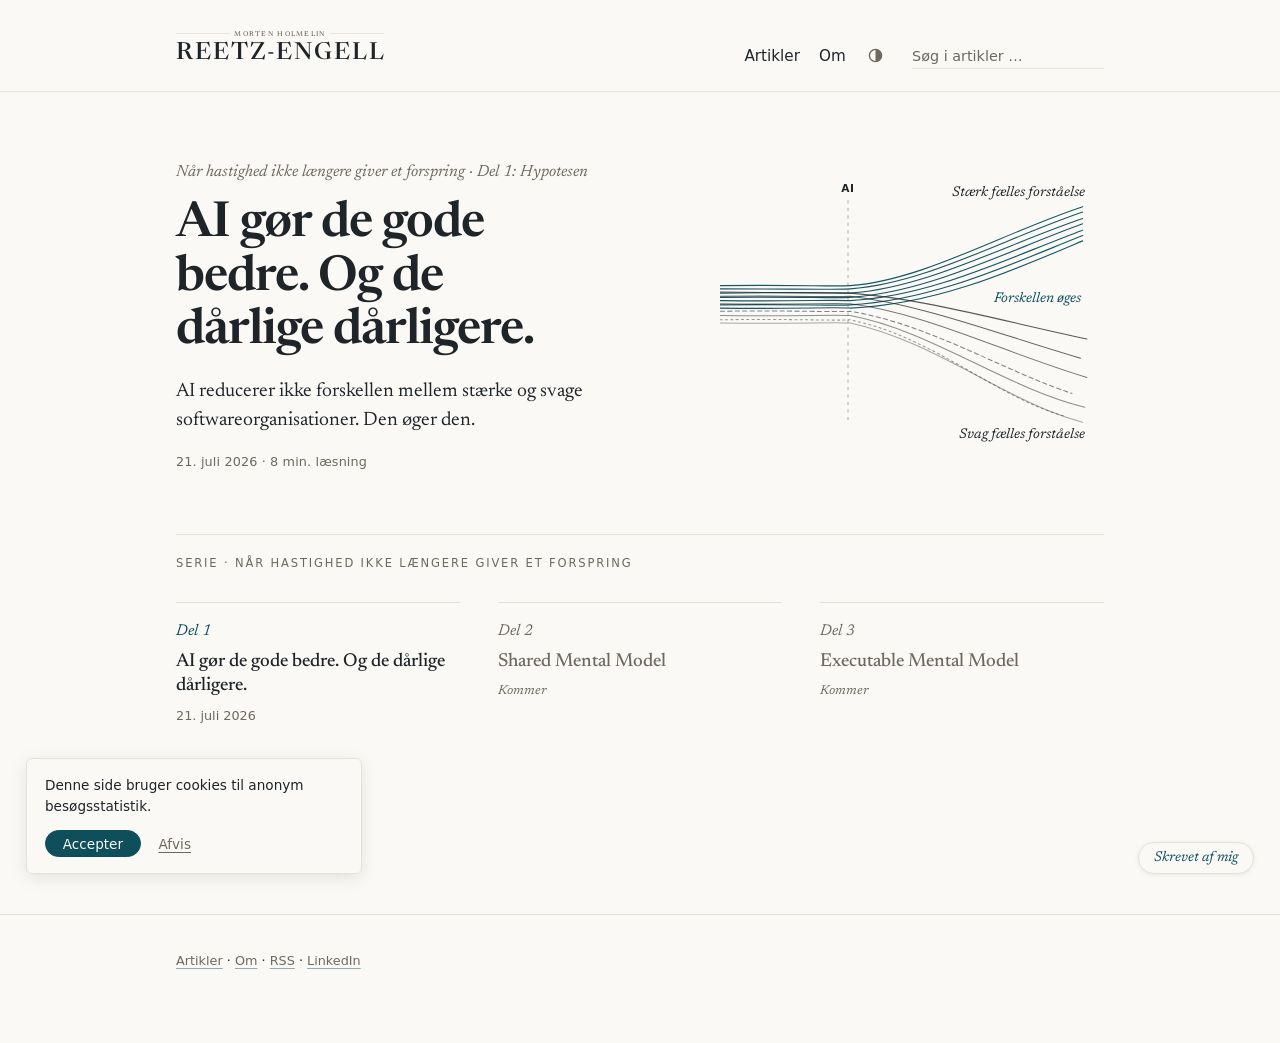
<file: index.html>
<!DOCTYPE html>
<html lang="da" data-rod=".">
<head>
  <meta charset="utf-8">
  <meta name="viewport" content="width=device-width, initial-scale=1">
  <title>Morten Reetz-Engell</title>
  <meta name="description" content="Artikelserie om hvordan AI flytter værdien i softwareudvikling fra eksekvering til forståelse. Skrevet til CTO'er, CIO'er og tech-ledere.">

  <!-- Open Graph. og:image kræver absolutte URL'er. -->
  <meta property="og:type" content="website">
  <meta property="og:site_name" content="Reetz-Engell">
  <meta property="og:locale" content="da_DK">
  <meta property="og:title" content="Morten Reetz-Engell">
  <meta property="og:description" content="Artikelserie om hvordan AI flytter værdien i softwareudvikling fra eksekvering til forståelse.">
  <meta property="og:image" content="https://reetz-engell.dk/assets/img/figur-1-samme-vaerktoej.png">

  <link rel="alternate" type="application/rss+xml" title="RSS-feed" href="feed.xml">
  <link rel="preload" as="font" type="font/woff2" crossorigin href="assets/fonts/newsreader-latin.woff2">
  <link rel="preload" as="font" type="font/woff2" crossorigin href="assets/fonts/newsreader-italic-latin.woff2">
  <link rel="stylesheet" href="assets/css/style.css">
  <link rel="icon" href="favicon.svg" type="image/svg+xml">
  <link rel="icon" href="assets/img/favicon-32.png" sizes="32x32" type="image/png">
  <link rel="apple-touch-icon" href="assets/img/apple-touch-icon.png">

  <!-- Flicker-frit manuelt tema: læser valget FØR første maling af siden -->
  <script>(function(){try{var t=localStorage.getItem("tema");if(t)document.documentElement.dataset.tema=t}catch(e){}})()</script>
  <!-- Analytics (Firebase / Google Analytics 4). Bevidst undtagelse fra
       reglen om ingen eksterne scripts - siden fungerer fuldt ud uden. -->
  <script async src="https://www.googletagmanager.com/gtag/js?id=G-5WRZSXJRXX"></script>
  <script>
    window.dataLayer=window.dataLayer||[];function gtag(){dataLayer.push(arguments)}
    /* Consent Mode: alt naegtet som udgangspunkt - ingen cookies foer "Ja tak"
       i samtykke-banneret. Valget huskes i localStorage. */
    gtag("consent","default",{ad_storage:"denied",ad_user_data:"denied",ad_personalization:"denied",analytics_storage:"denied"});
    try{if(localStorage.getItem("samtykke")==="ja"){gtag("consent","update",{analytics_storage:"granted"})}}catch(e){}
    gtag("js",new Date());gtag("config","G-5WRZSXJRXX");
  </script>
</head>
<body>

<header class="side-hoved">
  <div class="indhold side-hoved-indre">
    <div class="masthead">
      <!-- VARIANT MED FOTO I HEADER: Indsæt en <img class="masthead-foto"
           src="assets/img/profil.jpg" alt="" width="400" height="400"> FØRST
           inde i a-tagget herunder. -->
      <a class="masthead-navn" aria-label="Morten Holmelin Reetz-Engell" href="index.html"><svg class="masthead-wordmark" viewBox="0 0 889 130" role="img" aria-hidden="true" focusable="false" xmlns="http://www.w3.org/2000/svg"><line class="wm-rule" x1="2" y1="14" x2="232" y2="14" stroke-width="1.5"/><line class="wm-rule" x1="657" y1="14" x2="887" y2="14" stroke-width="1.5"/><text class="wm-kicker" x="444" y="25" text-anchor="middle" font-size="30" letter-spacing="5.5">MORTEN HOLMELIN</text><text class="wm-navn" x="0" y="124" font-size="100" letter-spacing="8">REETZ-ENGELL</text></svg></a>
    </div>
    <nav class="hovednav" aria-label="Hovednavigation">
      <a href="artikler/index.html">Artikler</a>
      <a href="om.html">Om</a>
      <!-- Tema-knappen er skjult uden JS; prefers-color-scheme gælder stadig -->
      <button class="tema-knap" type="button" hidden aria-label="Skift mellem lyst og mørkt tema">
        <svg viewBox="0 0 16 16" width="15" height="15" aria-hidden="true"><circle cx="8" cy="8" r="6.5" fill="none" stroke="currentColor" stroke-width="1.5"/><path d="M8 1.5 A6.5 6.5 0 0 1 8 14.5 Z" fill="currentColor"/></svg>
      </button>
    </nav>
    <!-- Søgefeltet er skjult uden JS. Fallback: arkivsiden viser alt. -->
    <form class="soegning" action="artikler/index.html" method="get" role="search" hidden>
      <label class="sr-kun" for="soegefelt">Søg i artikler</label>
      <input type="search" id="soegefelt" name="q" placeholder="Søg i artikler …" autocomplete="off">
    </form>
  </div>
  <div class="soegeresultater indhold" hidden aria-live="polite"></div>
</header>

<main class="indhold forside">

  <!-- ======================================================================
       FREMHÆVET ARTIKEL
       Styres af "featured": true i assets/data/artikler.json.
       Vil du fremhæve en anden artikel: Flyt featured-flaget i artikler.json
       og udskift indholdet i denne blok (titel, link, resumé, meta, figur).
       ====================================================================== -->
  <article class="fremhaevet">
    <div class="fremhaevet-tekst">
      <p class="seriemaerke">Når hastighed ikke længere giver et forspring · Del 1: Hypotesen</p>
      <h1 class="fremhaevet-titel"><a href="artikler/ai-goer-de-gode-bedre.html">AI gør de gode bedre. Og de dårlige dårligere.</a></h1>
      <p class="fremhaevet-resume">AI reducerer ikke forskellen mellem stærke og svage softwareorganisationer. Den øger den.</p>
      <p class="meta"><time datetime="2026-07-21">21. juli 2026</time> · 8 min. læsning</p>
    </div>
    <div class="fremhaevet-figur">
      <!-- Artiklens signaturfigur i lille format (håndkodet SVG).
           Kilden vedligeholdes i tools/eksport/figur-1-samme-vaerktoej.html -->
      <svg viewBox="0 0 360 248" role="img" aria-labelledby="fig1-titel fig1-besk" xmlns="http://www.w3.org/2000/svg">
        <title id="fig1-titel">Samme værktøj. Modsatte udfald.</title>
        <desc id="fig1-besk">Konceptfigur: Et bundt af mange tynde tråde løber ind mod en lodret stiplet markering mærket AI. Efter markeringen samles halvdelen af trådene i et ordnet, stigende bånd mærket stærk fælles forståelse, mens resten spredes nedad, falmer og trævler op, mærket svag fælles forståelse. Mellemrummet mellem de to strømme vokser mod højre og er mærket "Forskellen øges".</desc>
        <line class="fig-akse" stroke-width="0.9" stroke-dasharray="3 4" x1="120" y1="20" x2="120" y2="230"/>
        <text class="fig-navn" x="120" y="12" text-anchor="middle">AI</text>
        <!-- Stærk: syv tråde samles i et ordnet, stigende bånd -->
        <g stroke="var(--accent)" fill="none" stroke-width="1.05" stroke-linecap="round" opacity="0.95">
          <path d="M0,100 C70,99 105,101 122,100 C190,95 262,52 340,26"/>
          <path d="M0,103 C68,103 106,104 122,103 C192,98 264,57 340,31"/>
          <path d="M0,107 C72,106 104,107 122,107 C194,102 266,62 340,37"/>
          <path d="M0,111 C66,110 108,112 122,111 C196,106 268,68 340,42"/>
          <path d="M0,114 C74,115 102,113 122,114 C198,110 270,74 340,48"/>
          <path d="M0,118 C69,117 107,119 122,118 C200,114 272,80 340,53"/>
          <path d="M0,121 C71,122 103,120 122,121 C202,118 274,86 340,58"/>
        </g>
        <!-- Svag: syv tråde trævler op og spredes -->
        <g stroke="var(--tekst)" fill="none" stroke-width="1" stroke-linecap="round">
          <path opacity="0.75" d="M0,106 C70,107 106,106 122,107 C190,112 260,132 344,150"/>
          <path opacity="0.7"  d="M0,110 C68,109 104,111 122,110 C192,118 262,146 338,168"/>
          <path opacity="0.6"  d="M0,117 C72,118 105,116 122,117 C194,126 264,162 344,186"/>
          <path opacity="0.55" stroke-dasharray="4 3" d="M0,124 C66,123 108,125 122,124 C196,136 266,180 330,201"/>
          <path opacity="0.5"  d="M0,128 C74,129 103,127 122,128 C198,142 268,196 342,214"/>
          <path opacity="0.45" stroke-dasharray="2 3" d="M0,132 C69,131 106,133 122,132 C200,148 258,204 322,222"/>
          <path opacity="0.38" d="M0,135 C71,136 104,134 122,135 C202,152 270,210 340,228"/>
        </g>
        <text class="fig-etiket" x="342" y="16" text-anchor="end">Stærk fælles forståelse</text>
        <text class="fig-etiket" x="342" y="243" text-anchor="end">Svag fælles forståelse</text>
        <text class="fig-etiket-accent" x="338" y="115" text-anchor="end">Forskellen øges</text>
      </svg>
    </div>
  </article>

  <!-- ======================================================================
       SERIEN
       Udgivne dele er links; kommende dele står i dæmpet stil med "Kommer".
       Når en ny del udgives: Erstat titlen med et a-tag og "Kommer" med
       datoen (se README.md).
       ====================================================================== -->
  <section class="serie" aria-labelledby="serie-rubrik">
    <h2 class="sektionsrubrik" id="serie-rubrik">Serie · Når hastighed ikke længere giver et forspring</h2>
    <ol class="serie-liste">
      <li class="serie-del">
        <p class="serie-del-etiket">Del 1</p>
        <p class="serie-del-titel"><a href="artikler/ai-goer-de-gode-bedre.html">AI gør de gode bedre. Og de dårlige dårligere.</a></p>
        <p class="serie-del-status"><time datetime="2026-07-21">21. juli 2026</time></p>
      </li>
      <li class="serie-del er-kommer">
        <p class="serie-del-etiket">Del 2</p>
        <p class="serie-del-titel">Shared Mental Model</p>
        <p class="serie-del-status">Kommer</p>
      </li>
      <li class="serie-del er-kommer">
        <p class="serie-del-etiket">Del 3</p>
        <p class="serie-del-titel">Executable Mental Model</p>
        <p class="serie-del-status">Kommer</p>
      </li>
    </ol>
    <p class="arkiv-rss-link meta"><a href="artikler/index.html">Alle artikler i arkivet</a> · <a href="feed.xml">RSS</a></p>
  </section>

</main>

<!-- Erklærings-ribbon: fast nederst til højre. Klik viser den fulde besked.
     Ren HTML - virker uden JS (JS lukker blot ved klik udenfor/Escape). -->
<details class="erklaering">
  <summary>Skrevet af mig</summary>
  <div class="erklaering-tekst" role="note">
    <p class="erklaering-rubrik">Artiklerne her er skrevet af mig. Ikke af AI.</p>
    <p>Jeg bruger AI som sparringspartner til at udfordre argumenterne, og til at bygge denne blog og de figurer, du ser undervejs. Holdningerne, fejlene og de endelige beslutninger er mine egne.</p>
    <p>Læs mere om det <a href="om.html#skrevet-af-mig">her</a></p>
  </div>
</details>

<!-- Erklæringen bæres af ribbonen ovenfor - footeren holdes derfor helt slank -->
<!-- Samtykke-banner for besøgsstatistik: Vises kun (via search.js), når der
     ikke allerede er truffet et valg. Uden JS vises det aldrig, og der
     sættes heller ingen cookies (Consent Mode starter afvist). -->
<aside class="samtykke" hidden aria-label="Samtykke til besøgsstatistik">
  <p>Denne side bruger cookies til anonym besøgsstatistik.</p>
  <div class="samtykke-knapper">
    <button type="button" class="samtykke-ja">Accepter</button>
    <button type="button" class="samtykke-nej">Afvis</button>
  </div>
</aside>

<footer class="side-fod">
  <div class="indhold">
    <p class="side-fod-links"><a href="artikler/index.html">Artikler</a> · <a href="om.html">Om</a> · <a href="feed.xml">RSS</a> · <a href="https://www.linkedin.com/in/mreetzengell/" rel="me noopener">LinkedIn</a></p>
  </div>
</footer>

<script src="assets/js/search.js" defer></script>
</body>
</html>
</file>
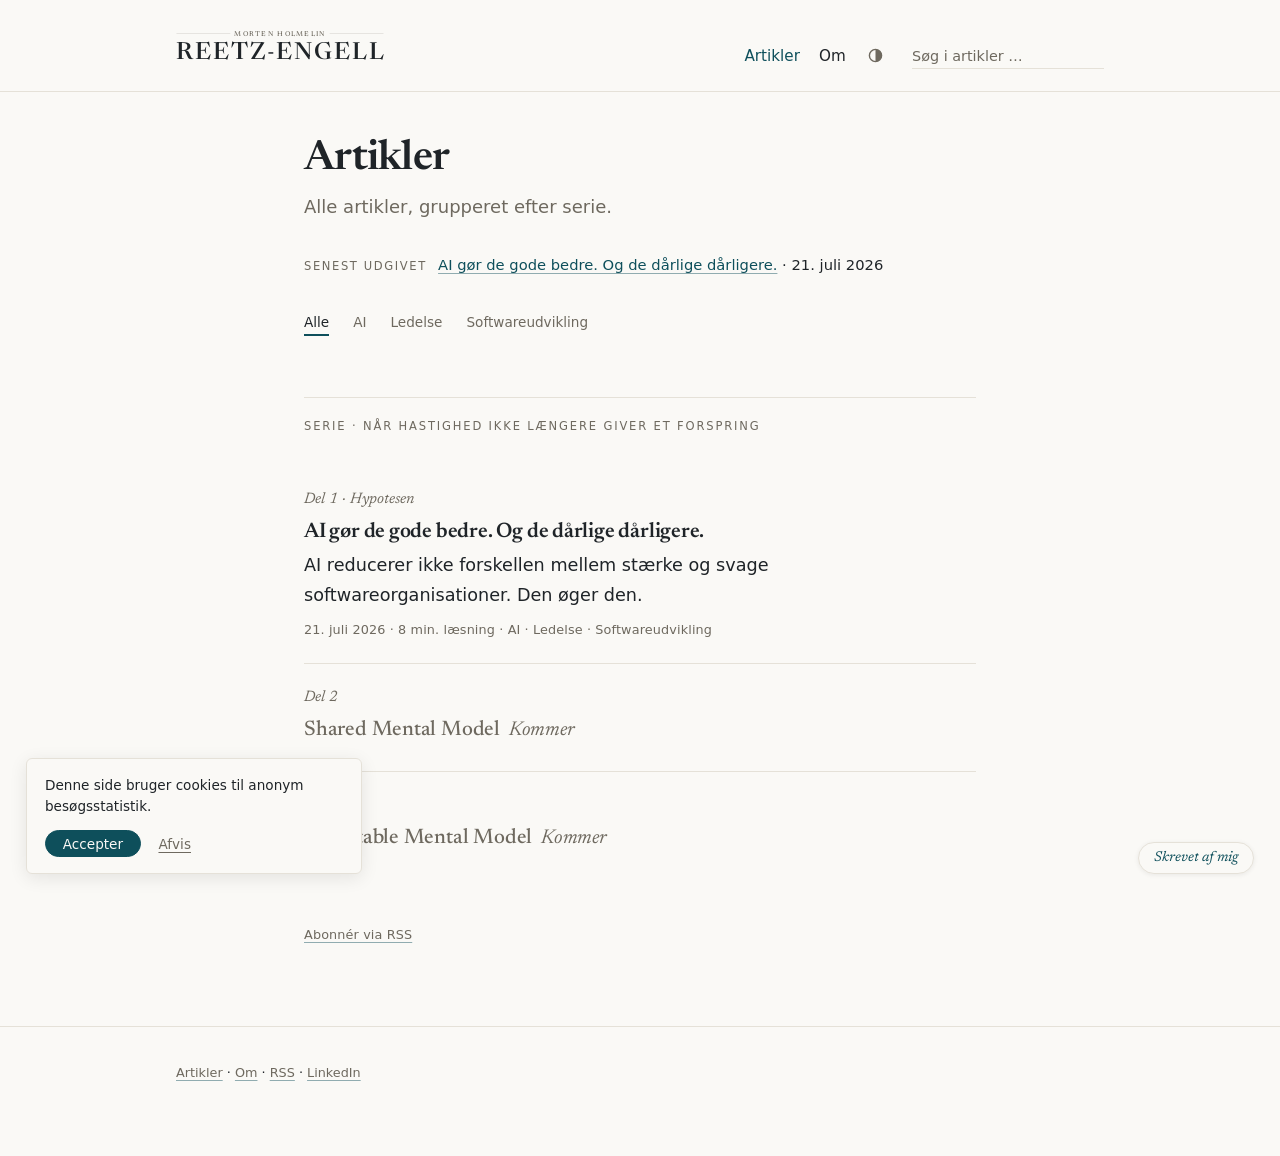
<file: artikler/index.html>
<!DOCTYPE html>
<html lang="da" data-rod="..">
<head>
  <meta charset="utf-8">
  <meta name="viewport" content="width=device-width, initial-scale=1">
  <title>Artikler · Reetz-Engell</title>
  <meta name="description" content="Alle artikler, grupperet efter serie. Filtrér efter emne.">

  <meta property="og:type" content="website">
  <meta property="og:site_name" content="Reetz-Engell">
  <meta property="og:locale" content="da_DK">
  <meta property="og:title" content="Artikler · Reetz-Engell">
  <meta property="og:description" content="Alle artikler, grupperet efter serie. Filtrér efter emne.">
  <meta property="og:image" content="https://reetz-engell.dk/assets/img/figur-1-samme-vaerktoej.png">

  <link rel="alternate" type="application/rss+xml" title="RSS-feed" href="../feed.xml">
  <link rel="preload" as="font" type="font/woff2" crossorigin href="../assets/fonts/newsreader-latin.woff2">
  <link rel="preload" as="font" type="font/woff2" crossorigin href="../assets/fonts/newsreader-italic-latin.woff2">
  <link rel="stylesheet" href="../assets/css/style.css">
  <link rel="icon" href="../favicon.svg" type="image/svg+xml">
  <link rel="icon" href="../assets/img/favicon-32.png" sizes="32x32" type="image/png">
  <link rel="apple-touch-icon" href="../assets/img/apple-touch-icon.png">
  <script>(function(){try{var t=localStorage.getItem("tema");if(t)document.documentElement.dataset.tema=t}catch(e){}})()</script>
  <!-- Analytics (Firebase / Google Analytics 4). Bevidst undtagelse fra
       reglen om ingen eksterne scripts - siden fungerer fuldt ud uden. -->
  <script async src="https://www.googletagmanager.com/gtag/js?id=G-5WRZSXJRXX"></script>
  <script>
    window.dataLayer=window.dataLayer||[];function gtag(){dataLayer.push(arguments)}
    /* Consent Mode: alt naegtet som udgangspunkt - ingen cookies foer "Ja tak"
       i samtykke-banneret. Valget huskes i localStorage. */
    gtag("consent","default",{ad_storage:"denied",ad_user_data:"denied",ad_personalization:"denied",analytics_storage:"denied"});
    try{if(localStorage.getItem("samtykke")==="ja"){gtag("consent","update",{analytics_storage:"granted"})}}catch(e){}
    gtag("js",new Date());gtag("config","G-5WRZSXJRXX");
  </script>
</head>
<body>

<header class="side-hoved">
  <div class="indhold side-hoved-indre">
    <div class="masthead">
      <a class="masthead-navn" aria-label="Morten Holmelin Reetz-Engell" href="../index.html"><svg class="masthead-wordmark" viewBox="0 0 889 130" role="img" aria-hidden="true" focusable="false" xmlns="http://www.w3.org/2000/svg"><line class="wm-rule" x1="2" y1="14" x2="232" y2="14" stroke-width="1.5"/><line class="wm-rule" x1="657" y1="14" x2="887" y2="14" stroke-width="1.5"/><text class="wm-kicker" x="444" y="25" text-anchor="middle" font-size="30" letter-spacing="5.5">MORTEN HOLMELIN</text><text class="wm-navn" x="0" y="124" font-size="100" letter-spacing="8">REETZ-ENGELL</text></svg></a>
    </div>
    <nav class="hovednav" aria-label="Hovednavigation">
      <a href="index.html" aria-current="page">Artikler</a>
      <a href="../om.html">Om</a>
      <button class="tema-knap" type="button" hidden aria-label="Skift mellem lyst og mørkt tema">
        <svg viewBox="0 0 16 16" width="15" height="15" aria-hidden="true"><circle cx="8" cy="8" r="6.5" fill="none" stroke="currentColor" stroke-width="1.5"/><path d="M8 1.5 A6.5 6.5 0 0 1 8 14.5 Z" fill="currentColor"/></svg>
      </button>
    </nav>
    <form class="soegning" action="index.html" method="get" role="search" hidden>
      <label class="sr-kun" for="soegefelt">Søg i artikler</label>
      <input type="search" id="soegefelt" name="q" placeholder="Søg i artikler …" autocomplete="off">
    </form>
  </div>
  <div class="soegeresultater indhold" hidden aria-live="polite"></div>
</header>

<main class="indhold">
  <div class="maal">

    <h1 class="side-titel">Artikler</h1>
    <p class="side-indledning">Alle artikler, grupperet efter serie.</p>

    <!-- NY ARTIKEL: Opdatér denne linje, så den peger på den nyeste artikel -->
    <p class="senest"><span class="senest-etiket">Senest udgivet</span><a href="ai-goer-de-gode-bedre.html">AI gør de gode bedre. Og de dårlige dårligere.</a> · <time datetime="2026-07-21">21. juli 2026</time></p>

    <!-- Emnefilteret er skjult uden JS - alle artikler vises da.
         Knapperne genereres af search.js ud fra emnerne i artikler.json. -->
    <div class="filter" hidden>
      <p class="sr-kun" id="filter-rubrik">Filtrér efter emne</p>
      <ul class="filter-liste" aria-labelledby="filter-rubrik"></ul>
    </div>

    <!-- ====================================================================
         SERIE: Når hastighed ikke længere giver et forspring
         NY ARTIKEL I SERIEN: Kopiér <li>-blokken markeret nedenfor, indsæt
         den kronologisk (nyeste nederst i serien), og fjern den tilsvarende
         "Kommer"-linje. Se README.md.
         ==================================================================== -->
    <section class="arkiv-serie" aria-labelledby="serie-nkbb">
      <h2 class="sektionsrubrik" id="serie-nkbb">Serie · Når hastighed ikke længere giver et forspring</h2>
      <ol class="artikelliste">
        <!-- NY ARTIKEL: KOPIÉR BLOKKEN HERUNDER -->
        <li class="artikelpunkt" data-emner="AI,Ledelse,Softwareudvikling">
          <p class="seriemaerke">Del 1 · Hypotesen</p>
          <h3 class="artikelpunkt-titel"><a href="ai-goer-de-gode-bedre.html">AI gør de gode bedre. Og de dårlige dårligere.</a></h3>
          <p class="artikelpunkt-resume">AI reducerer ikke forskellen mellem stærke og svage softwareorganisationer. Den øger den.</p>
          <p class="meta"><time datetime="2026-07-21">21. juli 2026</time> · 8 min. læsning · AI · Ledelse · Softwareudvikling</p>
        </li>
        <!-- NY ARTIKEL: KOPIÉR BLOKKEN HEROVER -->
        <li class="artikelpunkt er-kommer">
          <p class="seriemaerke">Del 2</p>
          <h3 class="artikelpunkt-titel">Shared Mental Model<span class="kommer-maerke">Kommer</span></h3>
        </li>
        <li class="artikelpunkt er-kommer">
          <p class="seriemaerke">Del 3</p>
          <h3 class="artikelpunkt-titel">Executable Mental Model<span class="kommer-maerke">Kommer</span></h3>
        </li>
      </ol>
    </section>

    <!-- ARTIKLER UDEN FOR SERIE: Tilføj en ny <section class="arkiv-serie">
         med rubrikken "Øvrige artikler" her, når den første selvstændige
         artikel udgives - samme listeopbygning som ovenfor. -->

    <p class="arkiv-rss-link meta"><a href="../feed.xml">Abonnér via RSS</a></p>

  </div>
</main>

<!-- Erklærings-ribbon: fast nederst til højre. Klik viser den fulde besked.
     Ren HTML - virker uden JS (JS lukker blot ved klik udenfor/Escape). -->
<details class="erklaering">
  <summary>Skrevet af mig</summary>
  <div class="erklaering-tekst" role="note">
    <p class="erklaering-rubrik">Artiklerne her er skrevet af mig. Ikke af AI.</p>
    <p>Jeg bruger AI som sparringspartner til at udfordre argumenterne, og til at bygge denne blog og de figurer, du ser undervejs. Holdningerne, fejlene og de endelige beslutninger er mine egne.</p>
    <p>Læs mere om det <a href="../om.html#skrevet-af-mig">her</a></p>
  </div>
</details>

<!-- Samtykke-banner for besøgsstatistik: Vises kun (via search.js), når der
     ikke allerede er truffet et valg. Uden JS vises det aldrig, og der
     sættes heller ingen cookies (Consent Mode starter afvist). -->
<aside class="samtykke" hidden aria-label="Samtykke til besøgsstatistik">
  <p>Denne side bruger cookies til anonym besøgsstatistik.</p>
  <div class="samtykke-knapper">
    <button type="button" class="samtykke-ja">Accepter</button>
    <button type="button" class="samtykke-nej">Afvis</button>
  </div>
</aside>

<footer class="side-fod">
  <div class="indhold">
    <p class="side-fod-links"><a href="index.html">Artikler</a> · <a href="../om.html">Om</a> · <a href="../feed.xml">RSS</a> · <a href="https://www.linkedin.com/in/mreetzengell/" rel="me noopener">LinkedIn</a></p>
  </div>
</footer>

<script src="../assets/js/search.js" defer></script>
</body>
</html>
</file>
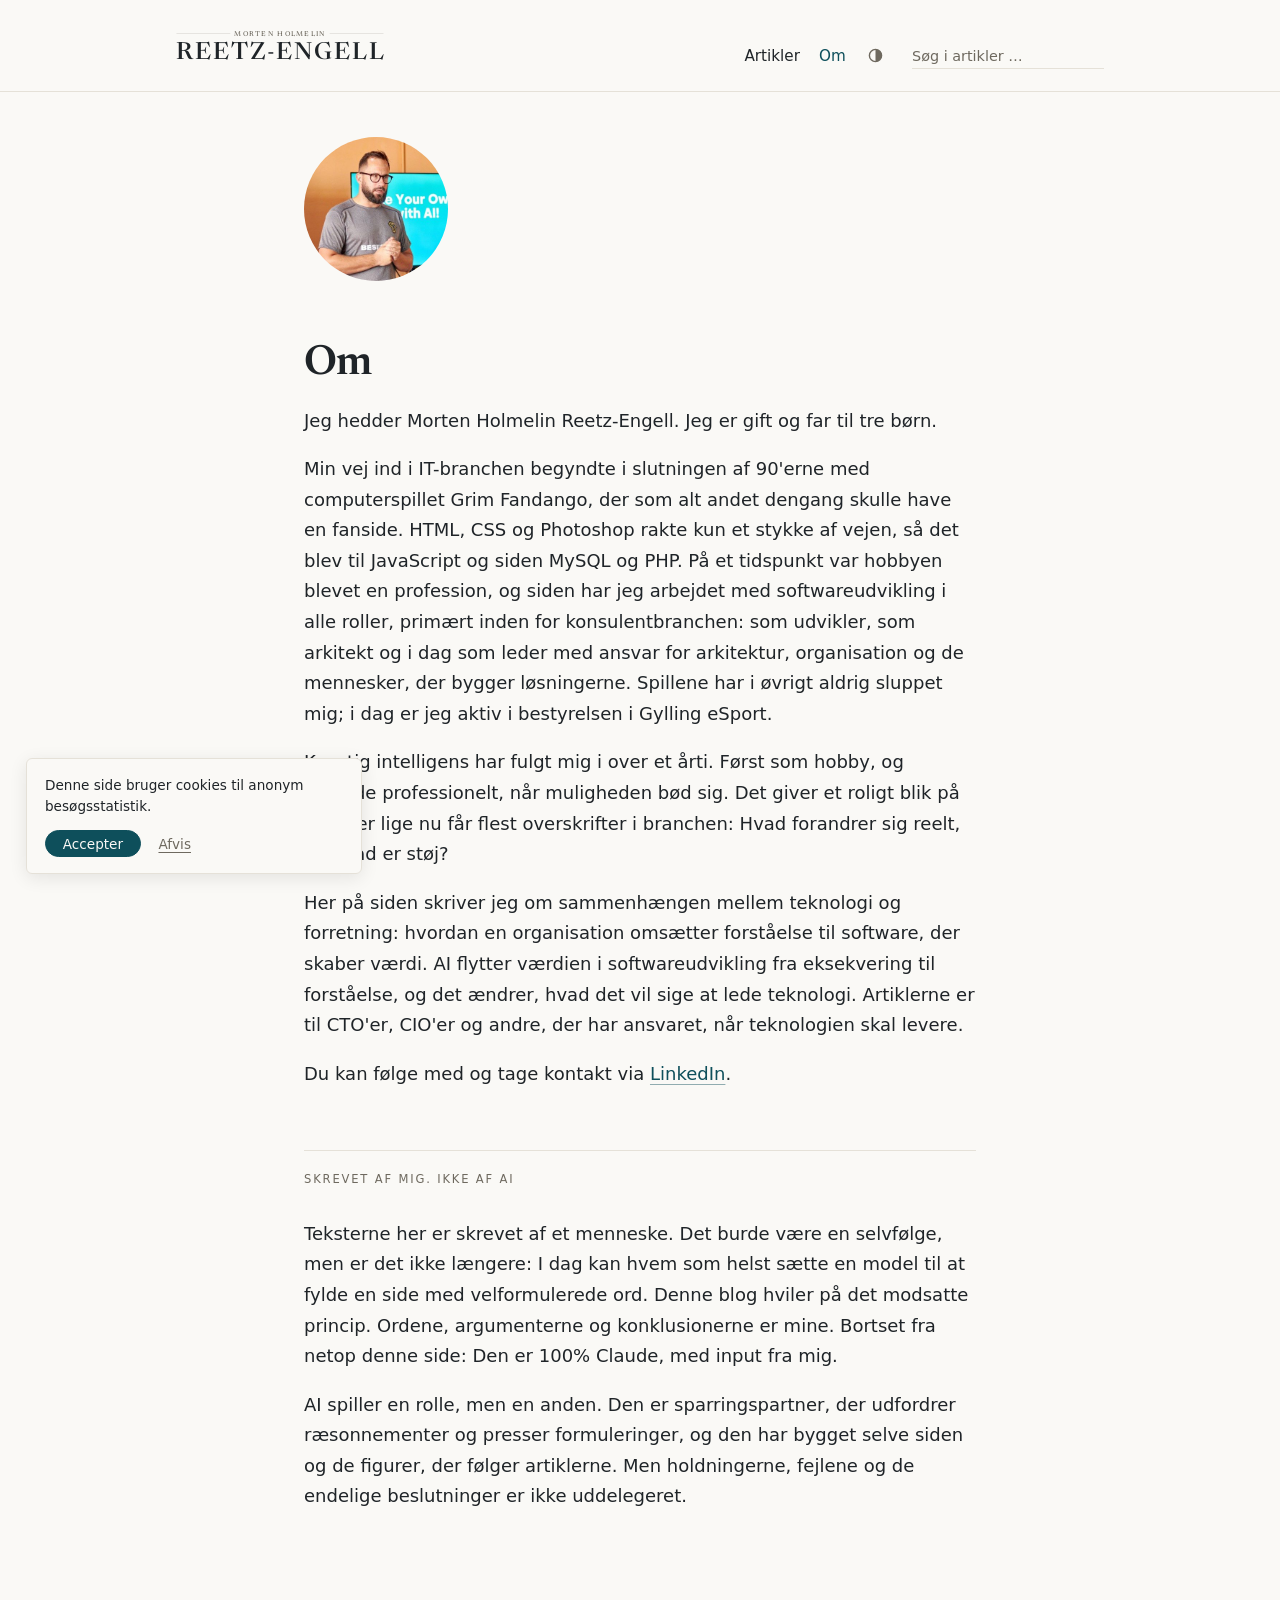
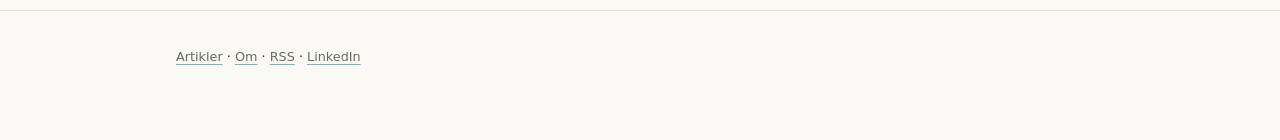
<file: om.html>
<!DOCTYPE html>
<html lang="da" data-rod=".">
<head>
  <meta charset="utf-8">
  <meta name="viewport" content="width=device-width, initial-scale=1">
  <title>Om · Reetz-Engell</title>
  <meta name="description" content="Om bloggen og om mig: Jeg skriver selv alle artikler her. AI er kun sparringspartner.">

  <meta property="og:type" content="website">
  <meta property="og:site_name" content="Reetz-Engell">
  <meta property="og:locale" content="da_DK">
  <meta property="og:title" content="Om · Reetz-Engell">
  <meta property="og:description" content="Om bloggen og om mig: Jeg skriver selv alle artikler her. AI er kun sparringspartner.">
  <meta property="og:image" content="https://reetz-engell.dk/assets/img/figur-1-samme-vaerktoej.png">

  <link rel="alternate" type="application/rss+xml" title="RSS-feed" href="feed.xml">
  <link rel="preload" as="font" type="font/woff2" crossorigin href="assets/fonts/newsreader-latin.woff2">
  <link rel="preload" as="font" type="font/woff2" crossorigin href="assets/fonts/newsreader-italic-latin.woff2">
  <link rel="stylesheet" href="assets/css/style.css">
  <link rel="icon" href="favicon.svg" type="image/svg+xml">
  <link rel="icon" href="assets/img/favicon-32.png" sizes="32x32" type="image/png">
  <link rel="apple-touch-icon" href="assets/img/apple-touch-icon.png">
  <script>(function(){try{var t=localStorage.getItem("tema");if(t)document.documentElement.dataset.tema=t}catch(e){}})()</script>
  <!-- Analytics (Firebase / Google Analytics 4). Bevidst undtagelse fra
       reglen om ingen eksterne scripts - siden fungerer fuldt ud uden. -->
  <script async src="https://www.googletagmanager.com/gtag/js?id=G-5WRZSXJRXX"></script>
  <script>
    window.dataLayer=window.dataLayer||[];function gtag(){dataLayer.push(arguments)}
    /* Consent Mode: alt naegtet som udgangspunkt - ingen cookies foer "Ja tak"
       i samtykke-banneret. Valget huskes i localStorage. */
    gtag("consent","default",{ad_storage:"denied",ad_user_data:"denied",ad_personalization:"denied",analytics_storage:"denied"});
    try{if(localStorage.getItem("samtykke")==="ja"){gtag("consent","update",{analytics_storage:"granted"})}}catch(e){}
    gtag("js",new Date());gtag("config","G-5WRZSXJRXX");
  </script>
</head>
<body>

<header class="side-hoved">
  <div class="indhold side-hoved-indre">
    <div class="masthead">
      <a class="masthead-navn" aria-label="Morten Holmelin Reetz-Engell" href="index.html"><svg class="masthead-wordmark" viewBox="0 0 889 130" role="img" aria-hidden="true" focusable="false" xmlns="http://www.w3.org/2000/svg"><line class="wm-rule" x1="2" y1="14" x2="232" y2="14" stroke-width="1.5"/><line class="wm-rule" x1="657" y1="14" x2="887" y2="14" stroke-width="1.5"/><text class="wm-kicker" x="444" y="25" text-anchor="middle" font-size="30" letter-spacing="5.5">MORTEN HOLMELIN</text><text class="wm-navn" x="0" y="124" font-size="100" letter-spacing="8">REETZ-ENGELL</text></svg></a>
    </div>
    <nav class="hovednav" aria-label="Hovednavigation">
      <a href="artikler/index.html">Artikler</a>
      <a href="om.html" aria-current="page">Om</a>
      <button class="tema-knap" type="button" hidden aria-label="Skift mellem lyst og mørkt tema">
        <svg viewBox="0 0 16 16" width="15" height="15" aria-hidden="true"><circle cx="8" cy="8" r="6.5" fill="none" stroke="currentColor" stroke-width="1.5"/><path d="M8 1.5 A6.5 6.5 0 0 1 8 14.5 Z" fill="currentColor"/></svg>
      </button>
    </nav>
    <form class="soegning" action="artikler/index.html" method="get" role="search" hidden>
      <label class="sr-kun" for="soegefelt">Søg i artikler</label>
      <input type="search" id="soegefelt" name="q" placeholder="Søg i artikler …" autocomplete="off">
    </form>
  </div>
  <div class="soegeresultater indhold" hidden aria-live="polite"></div>
</header>

<main class="indhold">
  <div class="maal">

    <img class="om-foto" src="assets/img/profil.jpg" alt="Portrætfoto af Morten Holmelin Reetz-Engell" width="400" height="400">

    <h1 class="side-titel">Om</h1>

    <p>Jeg hedder Morten Holmelin Reetz-Engell. Jeg er gift og far til tre børn.</p>
    <p>Min vej ind i IT-branchen begyndte i slutningen af 90'erne med computerspillet Grim Fandango, der som alt andet dengang skulle have en fanside. HTML, CSS og Photoshop rakte kun et stykke af vejen, så det blev til JavaScript og siden MySQL og PHP. På et tidspunkt var hobbyen blevet en profession, og siden har jeg arbejdet med softwareudvikling i alle roller, primært inden for konsulentbranchen: som udvikler, som arkitekt og i dag som leder med ansvar for arkitektur, organisation og de mennesker, der bygger løsningerne. Spillene har i øvrigt aldrig sluppet mig; i dag er jeg aktiv i bestyrelsen i Gylling eSport.</p>
    <p>Kunstig intelligens har fulgt mig i over et årti. Først som hobby, og løbende professionelt, når muligheden bød sig. Det giver et roligt blik på det, der lige nu får flest overskrifter i branchen: Hvad forandrer sig reelt, og hvad er støj?</p>
    <p>Her på siden skriver jeg om sammenhængen mellem teknologi og forretning: hvordan en organisation omsætter forståelse til software, der skaber værdi. AI flytter værdien i softwareudvikling fra eksekvering til forståelse, og det ændrer, hvad det vil sige at lede teknologi. Artiklerne er til CTO'er, CIO'er og andre, der har ansvaret, når teknologien skal levere.</p>
    <p>Du kan følge med og tage kontakt via <a href="https://www.linkedin.com/in/mreetzengell/" rel="me noopener">LinkedIn</a>.</p>

    <h2 class="sektionsrubrik" id="skrevet-af-mig">Skrevet af mig. Ikke af AI</h2>
    <p>Teksterne her er skrevet af et menneske. Det burde være en selvfølge, men er det ikke længere: I dag kan hvem som helst sætte en model til at fylde en side med velformulerede ord. Denne blog hviler på det modsatte princip. Ordene, argumenterne og konklusionerne er mine. Bortset fra netop denne side: Den er 100% Claude, med input fra mig.</p>
    <p>AI spiller en rolle, men en anden. Den er sparringspartner, der udfordrer ræsonnementer og presser formuleringer, og den har bygget selve siden og de figurer, der følger artiklerne. Men holdningerne, fejlene og de endelige beslutninger er ikke uddelegeret.</p>

  </div>
</main>

<!-- Ingen ribbon og ingen footer-erklæring her: Om-siden ER erklæringen -->
<!-- Samtykke-banner for besøgsstatistik: Vises kun (via search.js), når der
     ikke allerede er truffet et valg. Uden JS vises det aldrig, og der
     sættes heller ingen cookies (Consent Mode starter afvist). -->
<aside class="samtykke" hidden aria-label="Samtykke til besøgsstatistik">
  <p>Denne side bruger cookies til anonym besøgsstatistik.</p>
  <div class="samtykke-knapper">
    <button type="button" class="samtykke-ja">Accepter</button>
    <button type="button" class="samtykke-nej">Afvis</button>
  </div>
</aside>

<footer class="side-fod">
  <div class="indhold">
    <p class="side-fod-links"><a href="artikler/index.html">Artikler</a> · <a href="om.html">Om</a> · <a href="feed.xml">RSS</a> · <a href="https://www.linkedin.com/in/mreetzengell/" rel="me noopener">LinkedIn</a></p>
  </div>
</footer>

<script src="assets/js/search.js" defer></script>
</body>
</html>
</file>
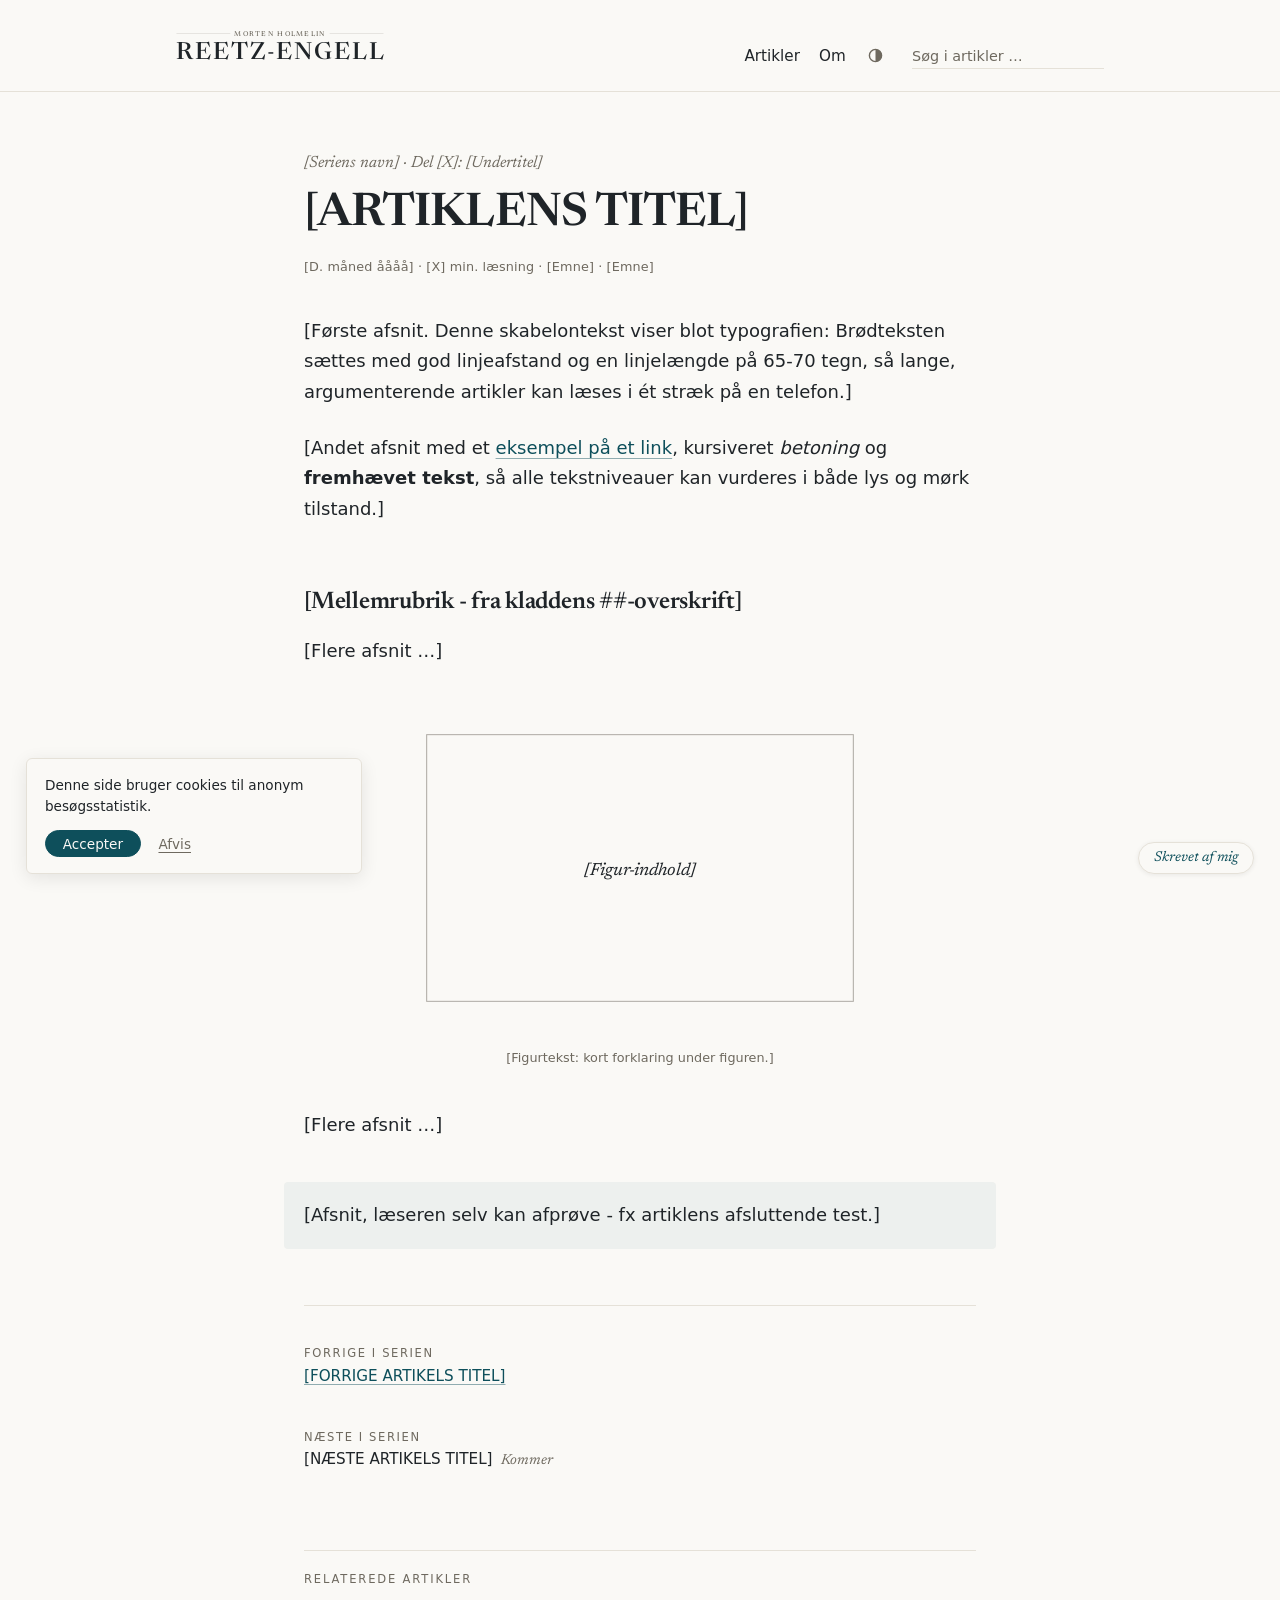
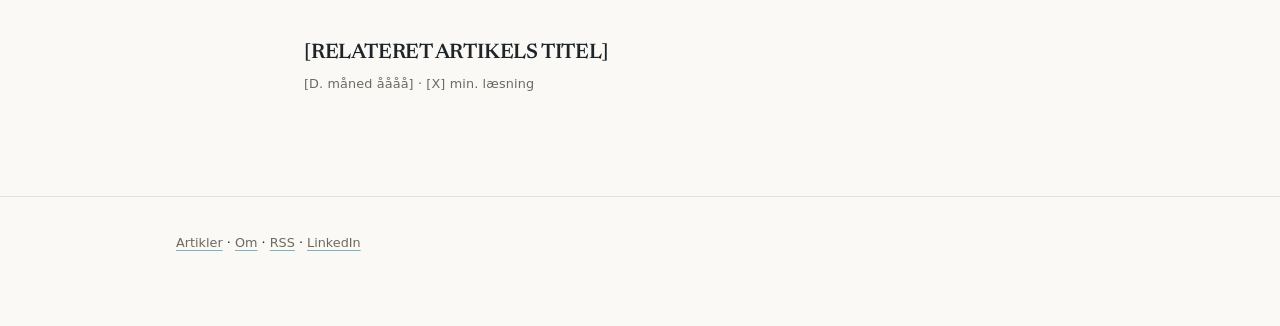
<file: artikler/_skabelon.html>
<!DOCTYPE html>
<!-- ==========================================================================
     ARTIKELSKABELON
     Ny artikel: Kopiér denne fil til artikler/<slug>.html og følg de
     nummererede RET-kommentarer. Hele processen er beskrevet i README.md.
     Filen starter med underscore og er kun en skabelon - den linkes aldrig.
     ========================================================================== -->
<html lang="da" data-rod="..">
<head>
  <meta charset="utf-8">
  <meta name="viewport" content="width=device-width, initial-scale=1">

  <!-- RET 1: Titel og beskrivelse (beskrivelse = artiklens én-linjes resumé) -->
  <title>[ARTIKLENS TITEL] · Reetz-Engell</title>
  <meta name="description" content="[ARTIKLENS RESUMÉ]">

  <!-- RET 2: Open Graph. og:image SKAL være en absolut URL og pege på
       artiklens signaturfigur som PNG (1200x630) i assets/img/. -->
  <meta property="og:type" content="article">
  <meta property="og:site_name" content="Reetz-Engell">
  <meta property="og:locale" content="da_DK">
  <meta property="og:title" content="[ARTIKLENS TITEL]">
  <meta property="og:description" content="[ARTIKLENS RESUMÉ]">
  <meta property="og:image" content="https://reetz-engell.dk/assets/img/[FIGUR-PNG-NAVN].png">

  <link rel="alternate" type="application/rss+xml" title="RSS-feed" href="../feed.xml">
  <link rel="preload" as="font" type="font/woff2" crossorigin href="../assets/fonts/newsreader-latin.woff2">
  <link rel="preload" as="font" type="font/woff2" crossorigin href="../assets/fonts/newsreader-italic-latin.woff2">
  <link rel="stylesheet" href="../assets/css/style.css">
  <link rel="icon" href="../favicon.svg" type="image/svg+xml">
  <link rel="icon" href="../assets/img/favicon-32.png" sizes="32x32" type="image/png">
  <link rel="apple-touch-icon" href="../assets/img/apple-touch-icon.png">
  <script>(function(){try{var t=localStorage.getItem("tema");if(t)document.documentElement.dataset.tema=t}catch(e){}})()</script>
  <!-- Analytics (Firebase / Google Analytics 4). Bevidst undtagelse fra
       reglen om ingen eksterne scripts - siden fungerer fuldt ud uden. -->
  <script async src="https://www.googletagmanager.com/gtag/js?id=G-5WRZSXJRXX"></script>
  <script>
    window.dataLayer=window.dataLayer||[];function gtag(){dataLayer.push(arguments)}
    /* Consent Mode: alt naegtet som udgangspunkt - ingen cookies foer "Ja tak"
       i samtykke-banneret. Valget huskes i localStorage. */
    gtag("consent","default",{ad_storage:"denied",ad_user_data:"denied",ad_personalization:"denied",analytics_storage:"denied"});
    try{if(localStorage.getItem("samtykke")==="ja"){gtag("consent","update",{analytics_storage:"granted"})}}catch(e){}
    gtag("js",new Date());gtag("config","G-5WRZSXJRXX");
  </script>
</head>
<body>

<!-- Læsefremdrift: Tynd linje øverst. Ren CSS, respekterer reduced-motion,
     og vises slet ikke i browsere uden understøttelse. -->
<div class="fremdrift" aria-hidden="true"></div>

<header class="side-hoved">
  <div class="indhold side-hoved-indre">
    <div class="masthead">
      <a class="masthead-navn" aria-label="Morten Holmelin Reetz-Engell" href="../index.html"><svg class="masthead-wordmark" viewBox="0 0 889 130" role="img" aria-hidden="true" focusable="false" xmlns="http://www.w3.org/2000/svg"><line class="wm-rule" x1="2" y1="14" x2="232" y2="14" stroke-width="1.5"/><line class="wm-rule" x1="657" y1="14" x2="887" y2="14" stroke-width="1.5"/><text class="wm-kicker" x="444" y="25" text-anchor="middle" font-size="30" letter-spacing="5.5">MORTEN HOLMELIN</text><text class="wm-navn" x="0" y="124" font-size="100" letter-spacing="8">REETZ-ENGELL</text></svg></a>
    </div>
    <nav class="hovednav" aria-label="Hovednavigation">
      <a href="index.html">Artikler</a>
      <a href="../om.html">Om</a>
      <button class="tema-knap" type="button" hidden aria-label="Skift mellem lyst og mørkt tema">
        <svg viewBox="0 0 16 16" width="15" height="15" aria-hidden="true"><circle cx="8" cy="8" r="6.5" fill="none" stroke="currentColor" stroke-width="1.5"/><path d="M8 1.5 A6.5 6.5 0 0 1 8 14.5 Z" fill="currentColor"/></svg>
      </button>
    </nav>
    <form class="soegning" action="index.html" method="get" role="search" hidden>
      <label class="sr-kun" for="soegefelt">Søg i artikler</label>
      <input type="search" id="soegefelt" name="q" placeholder="Søg i artikler …" autocomplete="off">
    </form>
  </div>
  <div class="soegeresultater indhold" hidden aria-live="polite"></div>
</header>

<main class="indhold">
  <article class="artikel maal">

    <header class="artikel-hoved">
      <!-- RET 3: Seriemærke, titel og metadata. Seriemærket udelades for
           artikler uden serie. -->
      <p class="seriemaerke">[Seriens navn] · Del [X]: [Undertitel]</p>
      <h1 class="artikel-titel">[ARTIKLENS TITEL]</h1>
      <p class="meta"><time datetime="[ÅÅÅÅ-MM-DD]">[D. måned åååå]</time> · [X] min. læsning · [Emne] · [Emne]</p>
    </header>

    <div class="artikel-krop">

      <!-- RET 4: Brødteksten sættes ORDRET fra kladden i docs/kladder/.
           Kladdens ##-overskrifter bliver til <h2>. Kladdens inline
           HTML-kommentarer (FIGUR, MANDAGSTESTEN osv.) er autoritative for
           placering - men kommentarerne må ALDRIG følge med i HTML'en her. -->

      <p>[Første afsnit. Denne skabelontekst viser blot typografien: Brødteksten
      sættes med god linjeafstand og en linjelængde på 65-70 tegn, så lange,
      argumenterende artikler kan læses i ét stræk på en telefon.]</p>

      <p>[Andet afsnit med et <a href="#">eksempel på et link</a>, kursiveret
      <em>betoning</em> og <strong>fremhævet tekst</strong>, så alle
      tekstniveauer kan vurderes i både lys og mørk tilstand.]</p>

      <h2>[Mellemrubrik - fra kladdens ##-overskrift]</h2>

      <p>[Flere afsnit …]</p>

      <!-- FIGUR: Håndkodet inline-SVG. Farver via CSS-variabler
           (fig-klasserne i style.css), etiketter som rigtig SVG-tekst,
           læsbar ved 380 px. role="img" + <title> og <desc> med dækkende
           beskrivelse. Figurens kilde vedligeholdes i
           tools/eksport/<figurnavn>.html og kopieres herind - PNG-eksporten
           (1200x630, lys) genereres derfra med tools/export-figurer.ps1. -->
      <figure class="figur">
        <svg viewBox="0 0 360 244" role="img" aria-labelledby="figX-titel figX-besk" xmlns="http://www.w3.org/2000/svg">
          <title id="figX-titel">[Figurens titel]</title>
          <desc id="figX-besk">[Dækkende beskrivelse af figuren til skærmlæsere.]</desc>
          <rect class="fig-akse" x="20" y="20" width="320" height="200" stroke-width="0.75"/>
          <text class="fig-etiket" x="180" y="125" text-anchor="middle">[Figur-indhold]</text>
        </svg>
        <figcaption>[Figurtekst: kort forklaring under figuren.]</figcaption>
      </figure>

      <p>[Flere afsnit …]</p>

      <!-- MANDAGSTESTEN (eller tilsvarende "prøv selv"-afsnit): diskret
           markering med tynd accentkant og svagt tonet baggrund. -->
      <div class="proev-selv">
        <p>[Afsnit, læseren selv kan afprøve - fx artiklens afsluttende test.]</p>
      </div>

    </div>

    <footer class="artikel-fod">

      <!-- RET 5: Serie-navigation. Fjern den retning, der ikke findes.
           Kommende dele uden link: brug spanet med kommer-mærke. -->
      <nav class="serie-nav" aria-label="Serienavigation">
        <p><span class="serie-nav-retning">Forrige i serien</span><a href="[SLUG].html">[FORRIGE ARTIKELS TITEL]</a></p>
        <p><span class="serie-nav-retning">Næste i serien</span><span>[NÆSTE ARTIKELS TITEL]<span class="kommer-maerke">Kommer</span></span></p>
      </nav>

      <!-- RET 6: 2-3 relaterede artikler - vælges manuelt og angives også i
           feltet "relaterede" i assets/data/artikler.json (slugs). -->
      <section class="relaterede" aria-labelledby="relaterede-rubrik">
        <h2 class="sektionsrubrik" id="relaterede-rubrik">Relaterede artikler</h2>
        <ol class="artikelliste">
          <li class="artikelpunkt">
            <h3 class="artikelpunkt-titel"><a href="[SLUG].html">[RELATERET ARTIKELS TITEL]</a></h3>
            <p class="meta"><time datetime="[ÅÅÅÅ-MM-DD]">[D. måned åååå]</time> · [X] min. læsning</p>
          </li>
        </ol>
      </section>

    </footer>

  </article>
</main>

<!-- Erklærings-ribbon: fast nederst til højre. Klik viser den fulde besked.
     Ren HTML - virker uden JS (JS lukker blot ved klik udenfor/Escape). -->
<details class="erklaering">
  <summary>Skrevet af mig</summary>
  <div class="erklaering-tekst" role="note">
    <p class="erklaering-rubrik">Artiklerne her er skrevet af mig. Ikke af AI.</p>
    <p>Jeg bruger AI som sparringspartner til at udfordre argumenterne, og til at bygge denne blog og de figurer, du ser undervejs. Holdningerne, fejlene og de endelige beslutninger er mine egne.</p>
    <p>Læs mere om det <a href="../om.html#skrevet-af-mig">her</a></p>
  </div>
</details>

<!-- Erklæringen bæres af ribbonen ovenfor - footeren holdes derfor helt slank -->
<!-- Samtykke-banner for besøgsstatistik: Vises kun (via search.js), når der
     ikke allerede er truffet et valg. Uden JS vises det aldrig, og der
     sættes heller ingen cookies (Consent Mode starter afvist). -->
<aside class="samtykke" hidden aria-label="Samtykke til besøgsstatistik">
  <p>Denne side bruger cookies til anonym besøgsstatistik.</p>
  <div class="samtykke-knapper">
    <button type="button" class="samtykke-ja">Accepter</button>
    <button type="button" class="samtykke-nej">Afvis</button>
  </div>
</aside>

<footer class="side-fod">
  <div class="indhold">
    <p class="side-fod-links"><a href="index.html">Artikler</a> · <a href="../om.html">Om</a> · <a href="../feed.xml">RSS</a> · <a href="https://www.linkedin.com/in/mreetzengell/" rel="me noopener">LinkedIn</a></p>
  </div>
</footer>

<script src="../assets/js/search.js" defer></script>
</body>
</html>
</file>
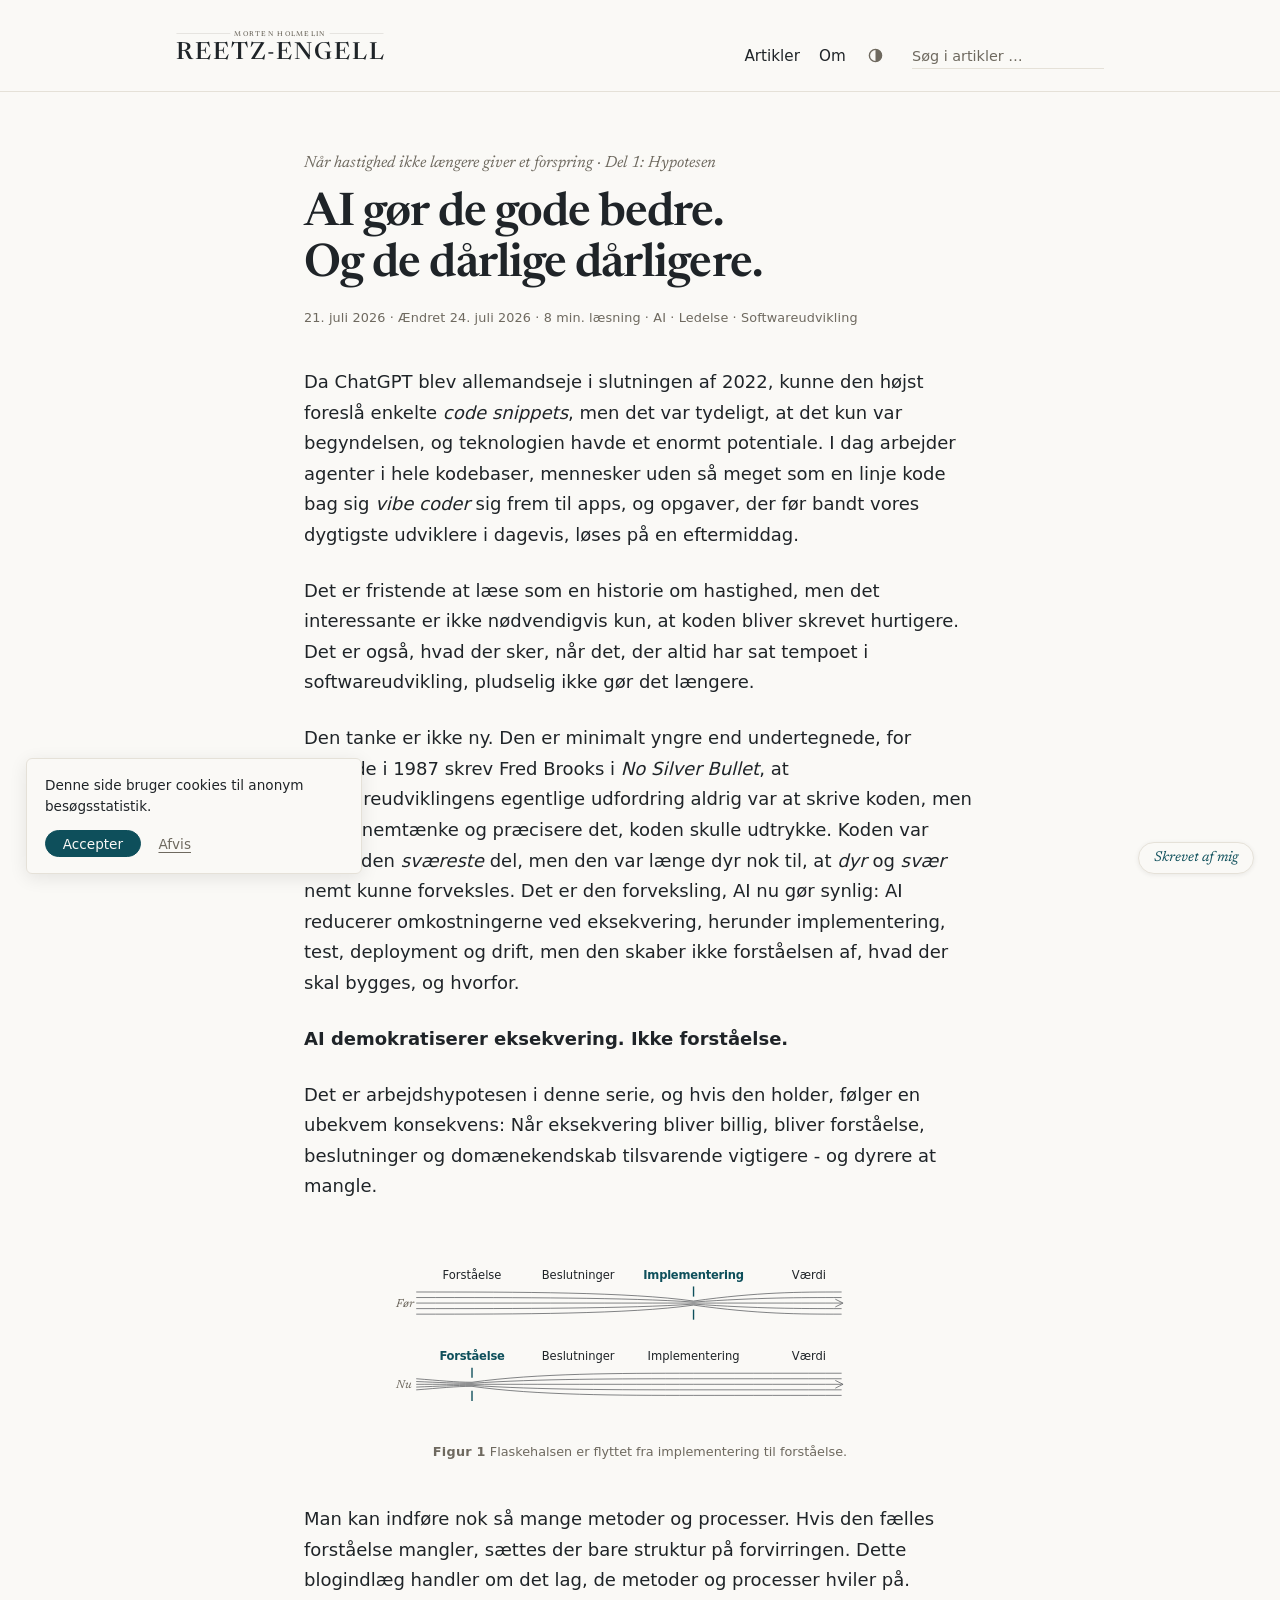
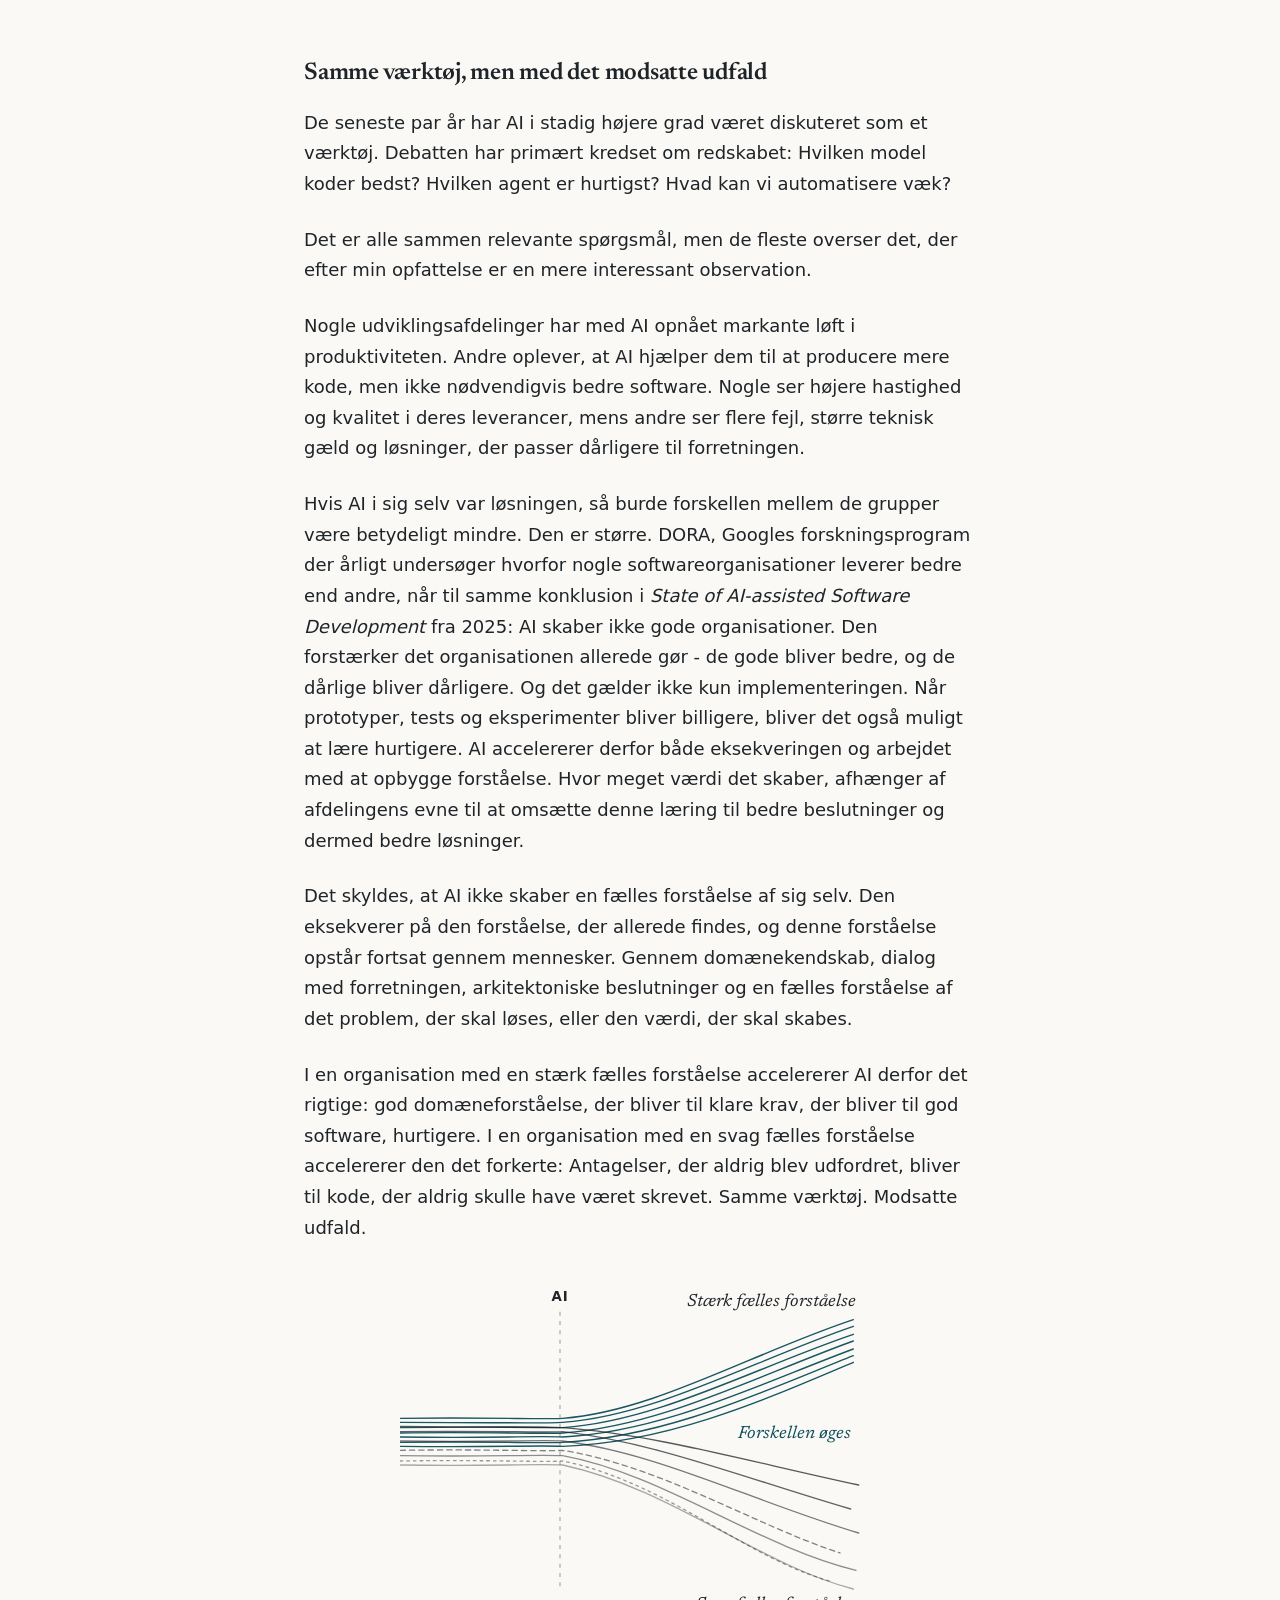
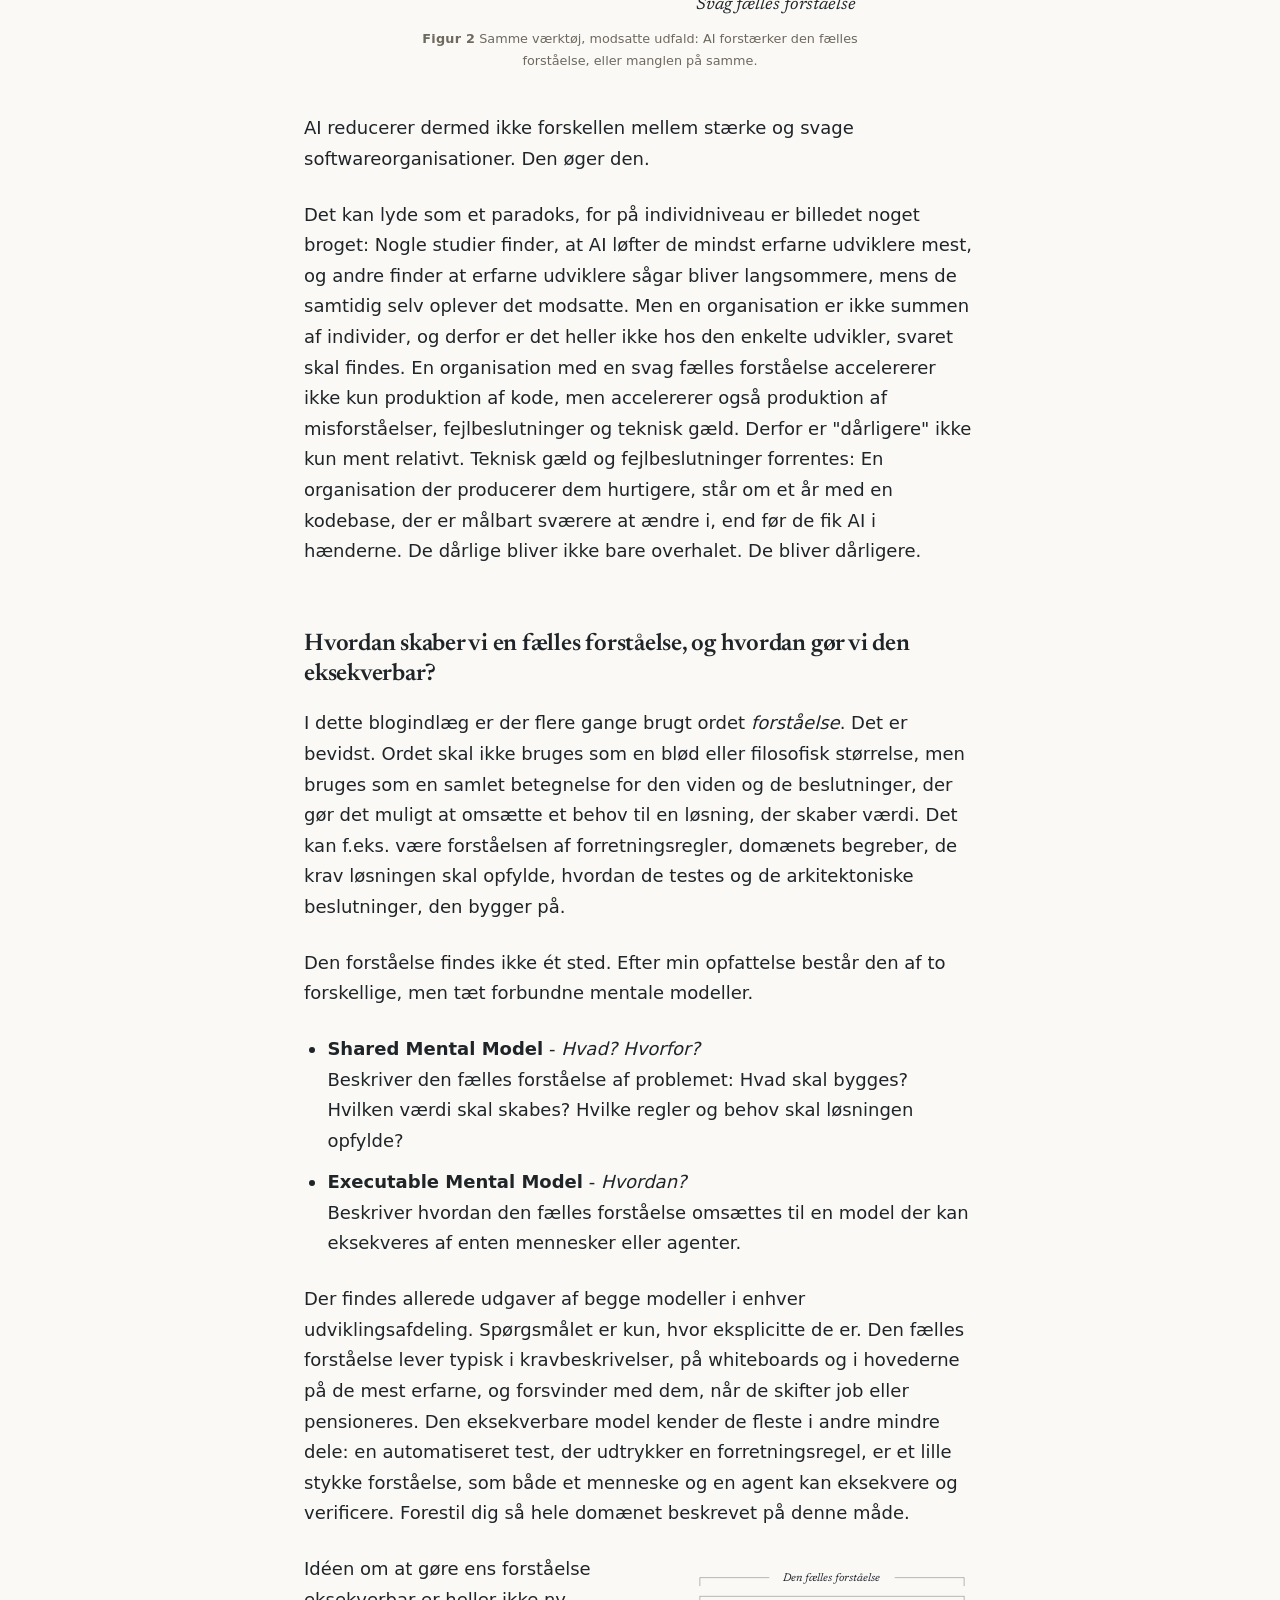
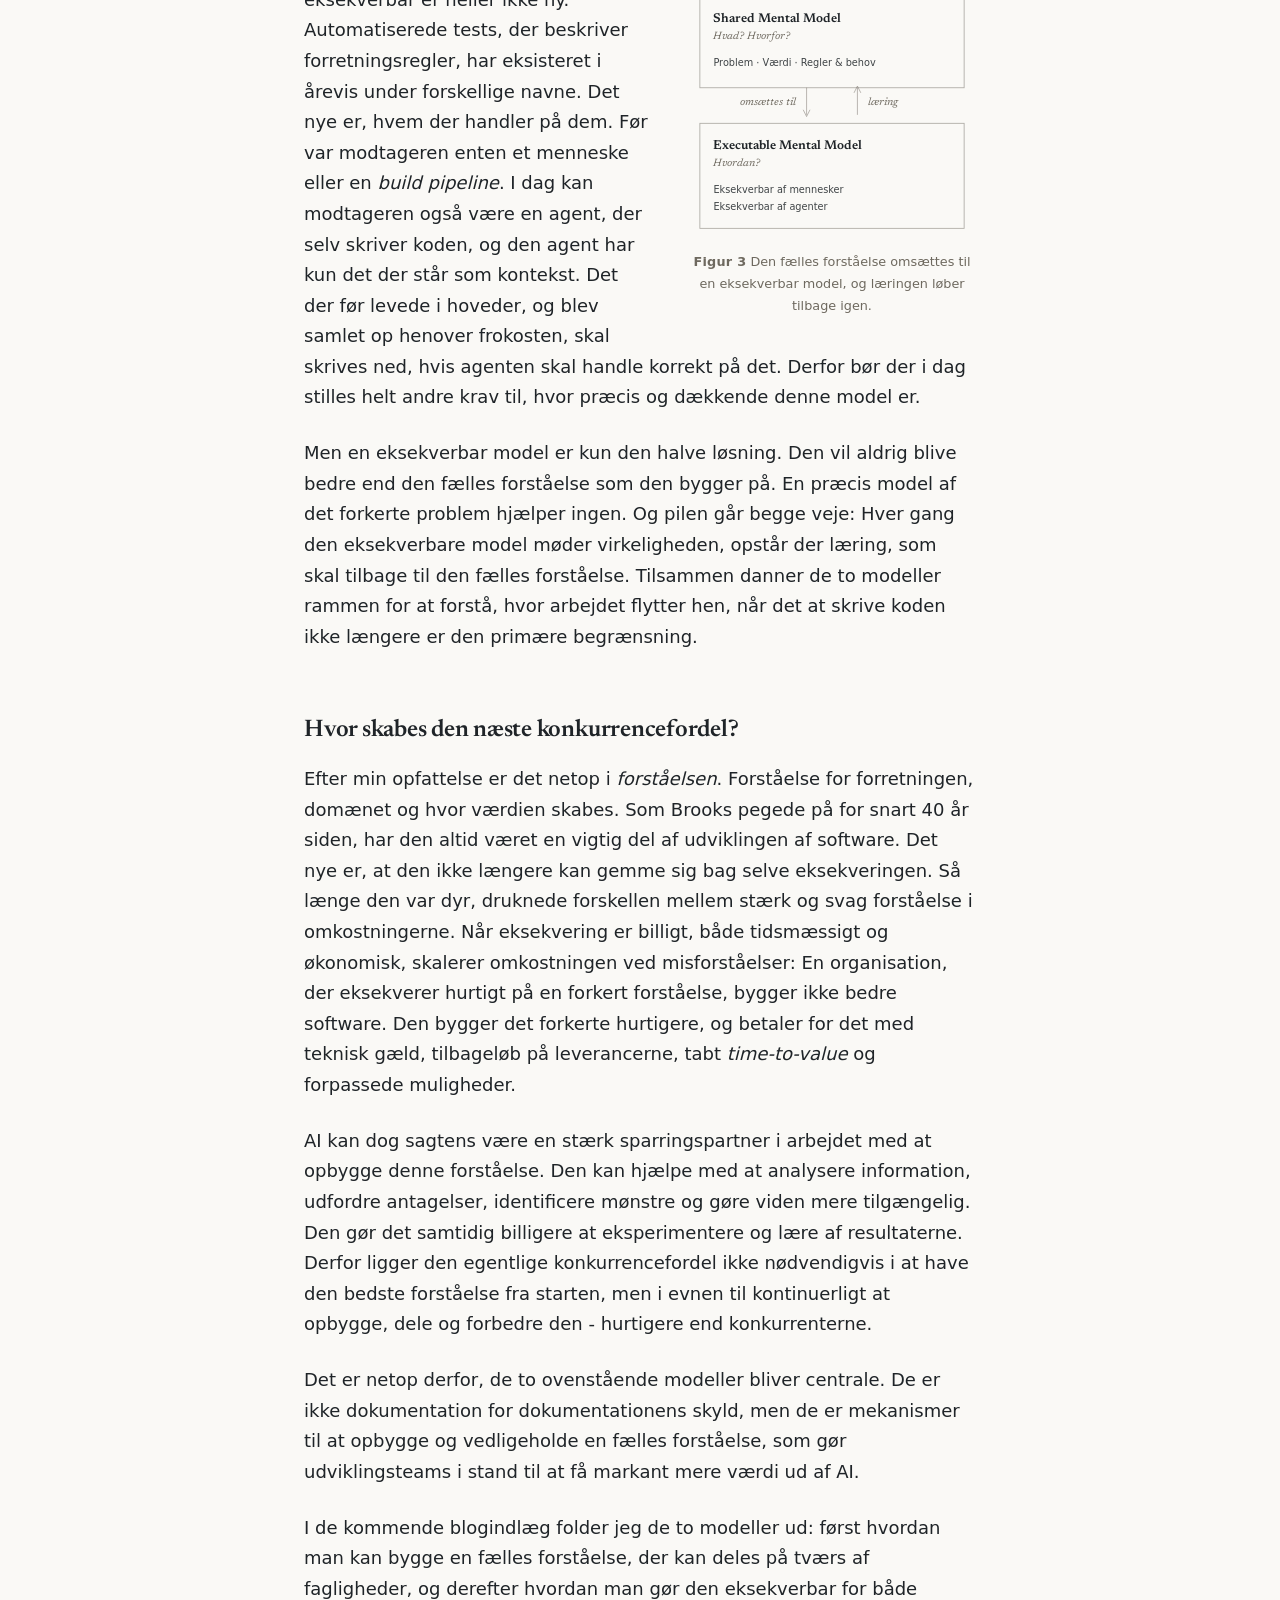
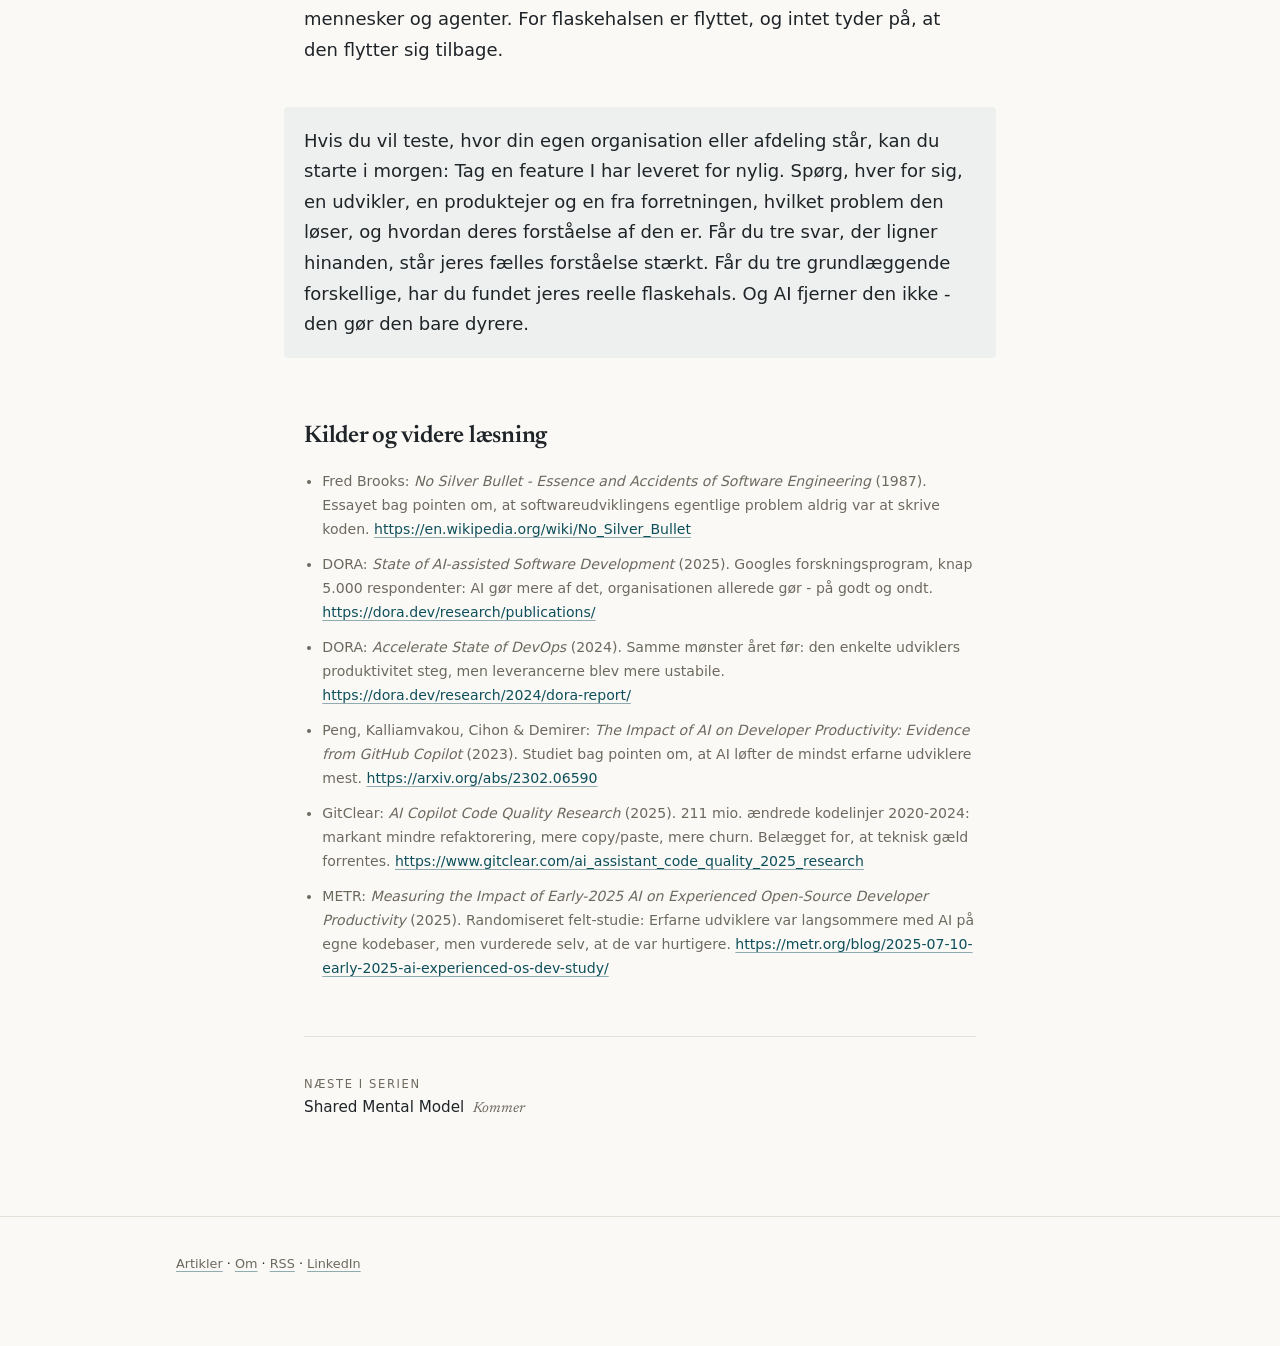
<file: artikler/ai-goer-de-gode-bedre.html>
<!DOCTYPE html>
<!-- Genereret fra docs/kladder/ai-goer-de-gode-bedre.md (kilde-reglen:
     rettelser sker i md-filen, aldrig direkte i artikeltekst her). -->
<html lang="da" data-rod="..">
<head>
  <meta charset="utf-8">
  <meta name="viewport" content="width=device-width, initial-scale=1">
  <title>AI gør de gode bedre. Og de dårlige dårligere. · Reetz-Engell</title>
  <meta name="description" content="AI reducerer ikke forskellen mellem stærke og svage softwareorganisationer. Den øger den.">

  <meta property="og:type" content="article">
  <meta property="og:site_name" content="Reetz-Engell">
  <meta property="og:locale" content="da_DK">
  <meta property="og:title" content="AI gør de gode bedre. Og de dårlige dårligere.">
  <meta property="og:description" content="AI reducerer ikke forskellen mellem stærke og svage softwareorganisationer. Den øger den.">
  <meta property="og:image" content="https://reetz-engell.dk/assets/img/figur-1-samme-vaerktoej.png">

  <link rel="alternate" type="application/rss+xml" title="RSS-feed" href="../feed.xml">
  <link rel="preload" as="font" type="font/woff2" crossorigin href="../assets/fonts/newsreader-latin.woff2">
  <link rel="preload" as="font" type="font/woff2" crossorigin href="../assets/fonts/newsreader-italic-latin.woff2">
  <link rel="stylesheet" href="../assets/css/style.css">
  <link rel="icon" href="../favicon.svg" type="image/svg+xml">
  <link rel="icon" href="../assets/img/favicon-32.png" sizes="32x32" type="image/png">
  <link rel="apple-touch-icon" href="../assets/img/apple-touch-icon.png">
  <script>(function(){try{var t=localStorage.getItem("tema");if(t)document.documentElement.dataset.tema=t}catch(e){}})()</script>
  <!-- Analytics (Firebase / Google Analytics 4). Bevidst undtagelse fra
       reglen om ingen eksterne scripts - siden fungerer fuldt ud uden. -->
  <script async src="https://www.googletagmanager.com/gtag/js?id=G-5WRZSXJRXX"></script>
  <script>
    window.dataLayer=window.dataLayer||[];function gtag(){dataLayer.push(arguments)}
    /* Consent Mode: alt naegtet som udgangspunkt - ingen cookies foer "Ja tak"
       i samtykke-banneret. Valget huskes i localStorage. */
    gtag("consent","default",{ad_storage:"denied",ad_user_data:"denied",ad_personalization:"denied",analytics_storage:"denied"});
    try{if(localStorage.getItem("samtykke")==="ja"){gtag("consent","update",{analytics_storage:"granted"})}}catch(e){}
    gtag("js",new Date());gtag("config","G-5WRZSXJRXX");
  </script>
</head>
<body>

<div class="fremdrift" aria-hidden="true"></div>

<header class="side-hoved">
  <div class="indhold side-hoved-indre">
    <div class="masthead">
      <a class="masthead-navn" aria-label="Morten Holmelin Reetz-Engell" href="../index.html"><svg class="masthead-wordmark" viewBox="0 0 889 130" role="img" aria-hidden="true" focusable="false" xmlns="http://www.w3.org/2000/svg"><line class="wm-rule" x1="2" y1="14" x2="232" y2="14" stroke-width="1.5"/><line class="wm-rule" x1="657" y1="14" x2="887" y2="14" stroke-width="1.5"/><text class="wm-kicker" x="444" y="25" text-anchor="middle" font-size="30" letter-spacing="5.5">MORTEN HOLMELIN</text><text class="wm-navn" x="0" y="124" font-size="100" letter-spacing="8">REETZ-ENGELL</text></svg></a>
    </div>
    <nav class="hovednav" aria-label="Hovednavigation">
      <a href="index.html">Artikler</a>
      <a href="../om.html">Om</a>
      <button class="tema-knap" type="button" hidden aria-label="Skift mellem lyst og mørkt tema">
        <svg viewBox="0 0 16 16" width="15" height="15" aria-hidden="true"><circle cx="8" cy="8" r="6.5" fill="none" stroke="currentColor" stroke-width="1.5"/><path d="M8 1.5 A6.5 6.5 0 0 1 8 14.5 Z" fill="currentColor"/></svg>
      </button>
    </nav>
    <form class="soegning" action="index.html" method="get" role="search" hidden>
      <label class="sr-kun" for="soegefelt">Søg i artikler</label>
      <input type="search" id="soegefelt" name="q" placeholder="Søg i artikler …" autocomplete="off">
    </form>
  </div>
  <div class="soegeresultater indhold" hidden aria-live="polite"></div>
</header>

<main class="indhold">
  <article class="artikel maal">

    <header class="artikel-hoved">
      <p class="seriemaerke">Når hastighed ikke længere giver et forspring · Del 1: Hypotesen</p>
      <h1 class="artikel-titel">AI gør de gode bedre. Og de dårlige dårligere.</h1>
      <p class="meta"><time datetime="2026-07-21">21. juli 2026</time> · Ændret <time datetime="2026-07-24">24. juli 2026</time> · 8 min. læsning · AI · Ledelse · Softwareudvikling</p>
    </header>

    <div class="artikel-krop">

      <p>Da ChatGPT blev allemandseje i slutningen af 2022, kunne den højst foreslå enkelte <em>code snippets</em>, men det var tydeligt, at det kun var begyndelsen, og teknologien havde et enormt potentiale. I dag arbejder agenter i hele kodebaser, mennesker uden så meget som en linje kode bag sig <em>vibe coder</em> sig frem til apps, og opgaver, der før bandt vores dygtigste udviklere i dagevis, løses på en eftermiddag.</p>

      <p>Det er fristende at læse som en historie om hastighed, men det interessante er ikke nødvendigvis kun, at koden bliver skrevet hurtigere. Det er også, hvad der sker, når det, der altid har sat tempoet i softwareudvikling, pludselig ikke gør det længere.</p>

      <p>Den tanke er ikke ny. Den er minimalt yngre end undertegnede, for allerede i 1987 skrev Fred Brooks i <em>No Silver Bullet</em>, at softwareudviklingens egentlige udfordring aldrig var at skrive koden, men at gennemtænke og præcisere det, koden skulle udtrykke. Koden var aldrig den <em>sværeste</em> del, men den var længe dyr nok til, at <em>dyr</em> og <em>svær</em> nemt kunne forveksles. Det er den forveksling, AI nu gør synlig: AI reducerer omkostningerne ved eksekvering, herunder implementering, test, deployment og drift, men den skaber ikke forståelsen af, hvad der skal bygges, og hvorfor.</p>

      <p><strong>AI demokratiserer eksekvering. Ikke forståelse.</strong></p>

      <p>Det er arbejdshypotesen i denne serie, og hvis den holder, følger en ubekvem konsekvens: Når eksekvering bliver billig, bliver forståelse, beslutninger og domænekendskab tilsvarende vigtigere - og dyrere at mangle.</p>

      <!-- FIGUR 3 (VALGFRI): Nem at fjerne - slet hele <figure>-blokken
           herunder. Kilde: tools/eksport/figur-3-flaskehalsen.html -->
      <figure class="figur">
        <!-- Bred variant (vandret) - vises på skærme over 45em -->
        <!-- Indholdet er forskudt let mod venstre, saa selve diagrammet staar
             centralt i spalten, og Foer/Nu-etiketterne haenger i marginen -->
        <svg class="kun-bred" style="overflow:visible" viewBox="0 0 520 200" role="img" aria-labelledby="fig3b-titel fig3b-besk" xmlns="http://www.w3.org/2000/svg">
          <title id="fig3b-titel">Flaskehalsen flytter sig</title>
          <desc id="fig3b-besk">Før og nu vist som to strømme af tråde gennem kæden forståelse, beslutninger, implementering og værdi. Før: strømmen er bred hele vejen, men klemmes hårdt sammen ved implementering. Nu: strømmen er klemt allerede ved forståelse og løber bredt resten af vejen. Flaskehalsen er flyttet fra implementering til forståelse.</desc>
          <g transform="translate(-12 0)">
          <text class="fig-ord" x="90" y="38" text-anchor="middle">Forståelse</text>
          <text class="fig-ord" x="205" y="38" text-anchor="middle">Beslutninger</text>
          <text class="fig-ord-accent" x="330" y="38" text-anchor="middle">Implementering</text>
          <text class="fig-ord" x="455" y="38" text-anchor="middle">Værdi</text>
          <text class="fig-under" x="8" y="68">Før</text>
          <g stroke="var(--tekst)" stroke-opacity="0.6" fill="none" stroke-width="1" stroke-linecap="round">
            <path d="M30,52 C140,52 260,52 330,61.8 C400,52 445,52 490,52"/>
            <path d="M30,58 C140,58 260,58 330,62.9 C400,58 445,58 490,58"/>
            <path d="M30,64 C140,64 260,64 330,64 C400,64 445,64 490,64"/>
            <path d="M30,70 C140,70 260,70 330,65.1 C400,70 445,70 490,70"/>
            <path d="M30,76 C140,76 260,76 330,66.2 C400,76 445,76 490,76"/>
            <path d="M484,60 L492,64 L484,68"/>
          </g>
          <g class="fig-accent-streg" stroke-width="1.5">
            <line x1="330" y1="46" x2="330" y2="57"/>
            <line x1="330" y1="71" x2="330" y2="82"/>
          </g>
          <text class="fig-ord-accent" x="90" y="126" text-anchor="middle">Forståelse</text>
          <text class="fig-ord" x="205" y="126" text-anchor="middle">Beslutninger</text>
          <text class="fig-ord" x="330" y="126" text-anchor="middle">Implementering</text>
          <text class="fig-ord" x="455" y="126" text-anchor="middle">Værdi</text>
          <text class="fig-under" x="8" y="156">Nu</text>
          <g stroke="var(--tekst)" stroke-opacity="0.6" fill="none" stroke-width="1" stroke-linecap="round">
            <path d="M30,146 C55,147.9 72,149.8 90,149.8 C160,140 250,140 330,140 C390,140 445,140 490,140"/>
            <path d="M30,149 C55,150 72,150.9 90,150.9 C160,146 250,146 330,146 C390,146 445,146 490,146"/>
            <path d="M30,152 C55,152 72,152 90,152 C160,152 250,152 330,152 C390,152 445,152 490,152"/>
            <path d="M30,155 C55,154 72,153.1 90,153.1 C160,158 250,158 330,158 C390,158 445,158 490,158"/>
            <path d="M30,158 C55,156.1 72,154.2 90,154.2 C160,164 250,164 330,164 C390,164 445,164 490,164"/>
            <path d="M484,148 L492,152 L484,156"/>
          </g>
          <g class="fig-accent-streg" stroke-width="1.5">
            <line x1="90" y1="134" x2="90" y2="145"/>
            <line x1="90" y1="159" x2="90" y2="170"/>
          </g>
        </g>
        </svg>
        <!-- Smal variant (lodret) - vises på mobil -->
        <svg class="kun-smal" viewBox="0 0 360 214" role="img" aria-labelledby="fig3s-titel fig3s-besk" xmlns="http://www.w3.org/2000/svg">
          <title id="fig3s-titel">Flaskehalsen flytter sig</title>
          <desc id="fig3s-besk">Før og nu vist som to lodrette strømme af tråde gennem kæden forståelse, beslutninger, implementering og værdi. Før: strømmen er bred hele vejen, men klemmes hårdt sammen ved implementering. Nu: strømmen er klemt allerede ved forståelse og løber bredt resten af vejen. Flaskehalsen er flyttet fra implementering til forståelse.</desc>
          <text class="fig-under" x="58" y="28" text-anchor="middle">Før</text>
          <text class="fig-under" x="228" y="28" text-anchor="middle">Nu</text>
          <g stroke="var(--tekst)" stroke-opacity="0.6" fill="none" stroke-width="1" stroke-linecap="round">
            <path d="M50,40 C50,80 50,120 56.4,138 C50,156 50,176 50,196"/>
            <path d="M54,40 C54,80 54,120 57.2,138 C54,156 54,176 54,196"/>
            <path d="M58,40 C58,80 58,120 58,138 C58,156 58,176 58,196"/>
            <path d="M62,40 C62,80 62,120 58.8,138 C62,156 62,176 62,196"/>
            <path d="M66,40 C66,80 66,120 59.6,138 C66,156 66,176 66,196"/>
            <path d="M54,190 L58,198 L62,190"/>
          </g>
          <g class="fig-accent-streg" stroke-width="1.5">
            <line x1="44" y1="138" x2="52" y2="138"/>
            <line x1="64" y1="138" x2="72" y2="138"/>
          </g>
          <text class="fig-ord" x="76" y="62">Forståelse</text>
          <text class="fig-ord" x="76" y="102">Beslutninger</text>
          <text class="fig-ord-accent" x="76" y="142">Implementering</text>
          <text class="fig-ord" x="76" y="182">Værdi</text>
          <g stroke="var(--tekst)" stroke-opacity="0.6" fill="none" stroke-width="1" stroke-linecap="round">
            <path d="M224,40 C225,46 226.4,52 226.4,58 C220,90 220,150 220,196"/>
            <path d="M226,40 C226.6,46 227.2,52 227.2,58 C224,90 224,150 224,196"/>
            <path d="M228,40 C228,46 228,52 228,58 C228,90 228,150 228,196"/>
            <path d="M230,40 C229.4,46 228.8,52 228.8,58 C232,90 232,150 232,196"/>
            <path d="M232,40 C231.4,46 229.6,52 229.6,58 C236,90 236,150 236,196"/>
            <path d="M224,190 L228,198 L232,190"/>
          </g>
          <g class="fig-accent-streg" stroke-width="1.5">
            <line x1="214" y1="58" x2="222" y2="58"/>
            <line x1="234" y1="58" x2="242" y2="58"/>
          </g>
          <text class="fig-ord-accent" x="246" y="62">Forståelse</text>
          <text class="fig-ord" x="246" y="102">Beslutninger</text>
          <text class="fig-ord" x="246" y="142">Implementering</text>
          <text class="fig-ord" x="246" y="182">Værdi</text>
        </svg>
        <figcaption><span class="fig-nr">Figur 1</span> Flaskehalsen er flyttet fra implementering til forståelse.</figcaption>
      </figure>

      <p>Man kan indføre nok så mange metoder og processer. Hvis den fælles forståelse mangler, sættes der bare struktur på forvirringen. Dette blogindlæg handler om det lag, de metoder og processer hviler på.</p>

      <h2>Samme værktøj, men med det modsatte udfald</h2>

      <p>De seneste par år har AI i stadig højere grad været diskuteret som et værktøj. Debatten har primært kredset om redskabet: Hvilken model koder bedst? Hvilken agent er hurtigst? Hvad kan vi automatisere væk?</p>

      <p>Det er alle sammen relevante spørgsmål, men de fleste overser det, der efter min opfattelse er en mere interessant observation.</p>

      <p>Nogle udviklingsafdelinger har med AI opnået markante løft i produktiviteten. Andre oplever, at AI hjælper dem til at producere mere kode, men ikke nødvendigvis bedre software. Nogle ser højere hastighed og kvalitet i deres leverancer, mens andre ser flere fejl, større teknisk gæld og løsninger, der passer dårligere til forretningen.</p>

      <p>Hvis AI i sig selv var løsningen, så burde forskellen mellem de grupper være betydeligt mindre. Den er større. DORA, Googles forskningsprogram der årligt undersøger hvorfor nogle softwareorganisationer leverer bedre end andre, når til samme konklusion i <em>State of AI-assisted Software Development</em> fra 2025: AI skaber ikke gode organisationer. Den forstærker det organisationen allerede gør - de gode bliver bedre, og de dårlige bliver dårligere. Og det gælder ikke kun implementeringen. Når prototyper, tests og eksperimenter bliver billigere, bliver det også muligt at lære hurtigere. AI accelererer derfor både eksekveringen og arbejdet med at opbygge forståelse. Hvor meget værdi det skaber, afhænger af afdelingens evne til at omsætte denne læring til bedre beslutninger og dermed bedre løsninger.</p>

      <p>Det skyldes, at AI ikke skaber en fælles forståelse af sig selv. Den eksekverer på den forståelse, der allerede findes, og denne forståelse opstår fortsat gennem mennesker. Gennem domænekendskab, dialog med forretningen, arkitektoniske beslutninger og en fælles forståelse af det problem, der skal løses, eller den værdi, der skal skabes.</p>

      <p>I en organisation med en stærk fælles forståelse accelererer AI derfor det rigtige: god domæneforståelse, der bliver til klare krav, der bliver til god software, hurtigere. I en organisation med en svag fælles forståelse accelererer den det forkerte: Antagelser, der aldrig blev udfordret, bliver til kode, der aldrig skulle have været skrevet. Samme værktøj. Modsatte udfald.</p>

      <!-- FIGUR 1: Artiklens signaturfigur ("Trådene"). PNG-versionen er
           og:image. Kilde: tools/eksport/figur-1-samme-vaerktoej.html -->
      <figure class="figur">
        <svg viewBox="0 0 360 248" role="img" aria-labelledby="fig1-titel fig1-besk" xmlns="http://www.w3.org/2000/svg">
          <title id="fig1-titel">Samme værktøj. Modsatte udfald.</title>
          <desc id="fig1-besk">Konceptfigur: Et bundt af mange tynde tråde løber ind mod en lodret stiplet markering mærket AI. Efter markeringen samles halvdelen af trådene i et ordnet, stigende bånd mærket stærk fælles forståelse, mens resten spredes nedad, falmer og trævler op, mærket svag fælles forståelse. Mellemrummet mellem de to strømme vokser mod højre og er mærket "Forskellen øges".</desc>
          <line class="fig-akse" stroke-width="0.9" stroke-dasharray="3 4" x1="120" y1="20" x2="120" y2="230"/>
          <text class="fig-navn" x="120" y="12" text-anchor="middle">AI</text>
          <g stroke="var(--accent)" fill="none" stroke-width="1.05" stroke-linecap="round" opacity="0.95">
            <path d="M0,100 C70,99 105,101 122,100 C190,95 262,52 340,26"/>
            <path d="M0,103 C68,103 106,104 122,103 C192,98 264,57 340,31"/>
            <path d="M0,107 C72,106 104,107 122,107 C194,102 266,62 340,37"/>
            <path d="M0,111 C66,110 108,112 122,111 C196,106 268,68 340,42"/>
            <path d="M0,114 C74,115 102,113 122,114 C198,110 270,74 340,48"/>
            <path d="M0,118 C69,117 107,119 122,118 C200,114 272,80 340,53"/>
            <path d="M0,121 C71,122 103,120 122,121 C202,118 274,86 340,58"/>
          </g>
          <g stroke="var(--tekst)" fill="none" stroke-width="1" stroke-linecap="round">
            <path opacity="0.75" d="M0,106 C70,107 106,106 122,107 C190,112 260,132 344,150"/>
            <path opacity="0.7"  d="M0,110 C68,109 104,111 122,110 C192,118 262,146 338,168"/>
            <path opacity="0.6"  d="M0,117 C72,118 105,116 122,117 C194,126 264,162 344,186"/>
            <path opacity="0.55" stroke-dasharray="4 3" d="M0,124 C66,123 108,125 122,124 C196,136 266,180 330,201"/>
            <path opacity="0.5"  d="M0,128 C74,129 103,127 122,128 C198,142 268,196 342,214"/>
            <path opacity="0.45" stroke-dasharray="2 3" d="M0,132 C69,131 106,133 122,132 C200,148 258,204 322,222"/>
            <path opacity="0.38" d="M0,135 C71,136 104,134 122,135 C202,152 270,210 340,228"/>
          </g>
          <text class="fig-etiket" x="342" y="16" text-anchor="end">Stærk fælles forståelse</text>
          <text class="fig-etiket" x="342" y="243" text-anchor="end">Svag fælles forståelse</text>
          <text class="fig-etiket-accent" x="338" y="115" text-anchor="end">Forskellen øges</text>
        </svg>
        <figcaption><span class="fig-nr">Figur 2</span> Samme værktøj, modsatte udfald: AI forstærker den fælles forståelse, eller manglen på samme.</figcaption>
      </figure>

      <p>AI reducerer dermed ikke forskellen mellem stærke og svage softwareorganisationer. Den øger den.</p>

      <p>Det kan lyde som et paradoks, for på individniveau er billedet noget broget: Nogle studier finder, at AI løfter de mindst erfarne udviklere mest, og andre finder at erfarne udviklere sågar bliver langsommere, mens de samtidig selv oplever det modsatte. Men en organisation er ikke summen af individer, og derfor er det heller ikke hos den enkelte udvikler, svaret skal findes. En organisation med en svag fælles forståelse accelererer ikke kun produktion af kode, men accelererer også produktion af misforståelser, fejlbeslutninger og teknisk gæld. Derfor er "dårligere" ikke kun ment relativt. Teknisk gæld og fejlbeslutninger forrentes: En organisation der producerer dem hurtigere, står om et år med en kodebase, der er målbart sværere at ændre i, end før de fik AI i hænderne. De dårlige bliver ikke bare overhalet. De bliver dårligere.</p>

      <h2>Hvordan skaber vi en fælles forståelse, og hvordan gør vi den eksekverbar?</h2>

      <p>I dette blogindlæg er der flere gange brugt ordet <em>forståelse</em>. Det er bevidst. Ordet skal ikke bruges som en blød eller filosofisk størrelse, men bruges som en samlet betegnelse for den viden og de beslutninger, der gør det muligt at omsætte et behov til en løsning, der skaber værdi. Det kan f.eks. være forståelsen af forretningsregler, domænets begreber, de krav løsningen skal opfylde, hvordan de testes og de arkitektoniske beslutninger, den bygger på.</p>

      <p>Den forståelse findes ikke ét sted. Efter min opfattelse består den af to forskellige, men tæt forbundne mentale modeller.</p>

      <ul>
        <li><strong>Shared Mental Model</strong> - <em>Hvad? Hvorfor?</em><br>
        Beskriver den fælles forståelse af problemet: Hvad skal bygges? Hvilken værdi skal skabes? Hvilke regler og behov skal løsningen opfylde?</li>
        <li><strong>Executable Mental Model</strong> - <em>Hvordan?</em><br>
        Beskriver hvordan den fælles forståelse omsættes til en model der kan eksekveres af enten mennesker eller agenter.</li>
      </ul>

      <p>Der findes allerede udgaver af begge modeller i enhver udviklingsafdeling. Spørgsmålet er kun, hvor eksplicitte de er. Den fælles forståelse lever typisk i kravbeskrivelser, på whiteboards og i hovederne på de mest erfarne, og forsvinder med dem, når de skifter job eller pensioneres. Den eksekverbare model kender de fleste i andre mindre dele: en automatiseret test, der udtrykker en forretningsregel, er et lille stykke forståelse, som både et menneske og en agent kan eksekvere og verificere. Forestil dig så hele domænet beskrevet på denne måde.</p>

      <!-- FIGUR 2 (flyder til højre på brede skærme, fuld bredde på mobil):
           Seriens rammefigur - genbruges og udbygges i del 2 og 3.
           Kilde: tools/eksport/figur-2-mentale-modeller.html -->
      <figure class="figur figur-flyd">
        <svg viewBox="0 0 340 330" role="img" aria-labelledby="fig2s-titel fig2s-besk" xmlns="http://www.w3.org/2000/svg">
          <title id="fig2s-titel">De to mentale modeller</title>
          <desc id="fig2s-besk">Overskriften Den fælles forståelse spænder over to felter, der står over hinanden. Øverst Shared Mental Model med underteksten Hvad? Hvorfor? og stikordene problem, værdi samt regler og behov. Nederst Executable Mental Model med underteksten Hvordan? og stikordene eksekverbar af mennesker og eksekverbar af agenter. En pil mærket "omsættes til" peger fra det øverste felt mod det nederste, og en retur-pil mærket "læring" peger tilbage fra det nederste felt mod det øverste.</desc>
          <text class="fig-etiket" x="170" y="26" text-anchor="middle">Den fælles forståelse</text>
          <g class="fig-akse" stroke-width="1">
            <line x1="14" y1="22" x2="96" y2="22"/>
            <line x1="244" y1="22" x2="326" y2="22"/>
            <line x1="14" y1="22" x2="14" y2="32"/>
            <line x1="326" y1="22" x2="326" y2="32"/>
          </g>
          <rect class="fig-boks" x="14" y="44" width="312" height="108" stroke-width="1"/>
          <text class="fig-titel" x="30" y="74">Shared Mental Model</text>
          <text class="fig-under" x="30" y="94">Hvad? Hvorfor?</text>
          <text class="fig-punkt" x="30" y="126">Problem · Værdi · Regler &amp; behov</text>
          <g class="fig-akse" stroke-width="1">
            <line x1="140" y1="152" x2="140" y2="184"/>
            <path d="M136,178 L140,186 L144,178"/>
            <line x1="200" y1="152" x2="200" y2="184"/>
            <path d="M196,158 L200,150 L204,158"/>
          </g>
          <text class="fig-under" x="128" y="172" text-anchor="end">omsættes til</text>
          <text class="fig-under" x="212" y="172">læring</text>
          <rect class="fig-boks" x="14" y="194" width="312" height="124" stroke-width="1"/>
          <text class="fig-titel" x="30" y="224">Executable Mental Model</text>
          <text class="fig-under" x="30" y="244">Hvordan?</text>
          <text class="fig-punkt" x="30" y="276">Eksekverbar af mennesker</text>
          <text class="fig-punkt" x="30" y="296">Eksekverbar af agenter</text>
        </svg>
        <figcaption><span class="fig-nr">Figur 3</span> Den fælles forståelse omsættes til en eksekverbar model, og læringen løber tilbage igen.</figcaption>
      </figure>

      <p>Idéen om at gøre ens forståelse eksekverbar er heller ikke ny. Automatiserede tests, der beskriver forretningsregler, har eksisteret i årevis under forskellige navne. Det nye er, hvem der handler på dem. Før var modtageren enten et menneske eller en <em>build pipeline</em>. I dag kan modtageren også være en agent, der selv skriver koden, og den agent har kun det der står som kontekst. Det der før levede i hoveder, og blev samlet op henover frokosten, skal skrives ned, hvis agenten skal handle korrekt på det. Derfor bør der i dag stilles helt andre krav til, hvor præcis og dækkende denne model er.</p>

      <p>Men en eksekverbar model er kun den halve løsning. Den vil aldrig blive bedre end den fælles forståelse som den bygger på. En præcis model af det forkerte problem hjælper ingen. Og pilen går begge veje: Hver gang den eksekverbare model møder virkeligheden, opstår der læring, som skal tilbage til den fælles forståelse. Tilsammen danner de to modeller rammen for at forstå, hvor arbejdet flytter hen, når det at skrive koden ikke længere er den primære begrænsning.</p>

      <h2>Hvor skabes den næste konkurrencefordel?</h2>

      <p>Efter min opfattelse er det netop i <em>forståelsen</em>. Forståelse for forretningen, domænet og hvor værdien skabes. Som Brooks pegede på for snart 40 år siden, har den altid været en vigtig del af udviklingen af software. Det nye er, at den ikke længere kan gemme sig bag selve eksekveringen. Så længe den var dyr, druknede forskellen mellem stærk og svag forståelse i omkostningerne. Når eksekvering er billigt, både tidsmæssigt og økonomisk, skalerer omkostningen ved misforståelser: En organisation, der eksekverer hurtigt på en forkert forståelse, bygger ikke bedre software. Den bygger det forkerte hurtigere, og betaler for det med teknisk gæld, tilbageløb på leverancerne, tabt <em>time-to-value</em> og forpassede muligheder.</p>

      <p>AI kan dog sagtens være en stærk sparringspartner i arbejdet med at opbygge denne forståelse. Den kan hjælpe med at analysere information, udfordre antagelser, identificere mønstre og gøre viden mere tilgængelig. Den gør det samtidig billigere at eksperimentere og lære af resultaterne. Derfor ligger den egentlige konkurrencefordel ikke nødvendigvis i at have den bedste forståelse fra starten, men i evnen til kontinuerligt at opbygge, dele og forbedre den - hurtigere end konkurrenterne.</p>

      <p>Det er netop derfor, de to ovenstående modeller bliver centrale. De er ikke dokumentation for dokumentationens skyld, men de er mekanismer til at opbygge og vedligeholde en fælles forståelse, som gør udviklingsteams i stand til at få markant mere værdi ud af AI.</p>

      <p>I de kommende blogindlæg folder jeg de to modeller ud: først hvordan man kan bygge en fælles forståelse, der kan deles på tværs af fagligheder, og derefter hvordan man gør den eksekverbar for både mennesker og agenter. For flaskehalsen er flyttet, og intet tyder på, at den flytter sig tilbage.</p>

      <!-- MANDAGSTESTEN: Diskret "prøv selv"-markering af artiklens sidste afsnit -->
      <div class="proev-selv">
        <p>Hvis du vil teste, hvor din egen organisation eller afdeling står, kan du starte i morgen: Tag en feature I har leveret for nylig. Spørg, hver for sig, en udvikler, en produktejer og en fra forretningen, hvilket problem den løser, og hvordan deres forståelse af den er. Får du tre svar, der ligner hinanden, står jeres fælles forståelse stærkt. Får du tre grundlæggende forskellige, har du fundet jeres reelle flaskehals. Og AI fjerner den ikke - den gør den bare dyrere.</p>
      </div>

      <h2>Kilder og videre læsning</h2>

      <ul class="kilder">
        <li>Fred Brooks: <em>No Silver Bullet - Essence and Accidents of Software Engineering</em> (1987). Essayet bag pointen om, at softwareudviklingens egentlige problem aldrig var at skrive koden. <a href="https://en.wikipedia.org/wiki/No_Silver_Bullet" rel="noopener">https://en.wikipedia.org/wiki/No_Silver_Bullet</a></li>
        <li>DORA: <em>State of AI-assisted Software Development</em> (2025). Googles forskningsprogram, knap 5.000 respondenter: AI gør mere af det, organisationen allerede gør - på godt og ondt. <a href="https://dora.dev/research/publications/" rel="noopener">https://dora.dev/research/publications/</a></li>
        <li>DORA: <em>Accelerate State of DevOps</em> (2024). Samme mønster året før: den enkelte udviklers produktivitet steg, men leverancerne blev mere ustabile. <a href="https://dora.dev/research/2024/dora-report/" rel="noopener">https://dora.dev/research/2024/dora-report/</a></li>
        <li>Peng, Kalliamvakou, Cihon &amp; Demirer: <em>The Impact of AI on Developer Productivity: Evidence from GitHub Copilot</em> (2023). Studiet bag pointen om, at AI løfter de mindst erfarne udviklere mest. <a href="https://arxiv.org/abs/2302.06590" rel="noopener">https://arxiv.org/abs/2302.06590</a></li>
        <li>GitClear: <em>AI Copilot Code Quality Research</em> (2025). 211 mio. ændrede kodelinjer 2020-2024: markant mindre refaktorering, mere copy/paste, mere churn. Belægget for, at teknisk gæld forrentes. <a href="https://www.gitclear.com/ai_assistant_code_quality_2025_research" rel="noopener">https://www.gitclear.com/ai_assistant_code_quality_2025_research</a></li>
        <li>METR: <em>Measuring the Impact of Early-2025 AI on Experienced Open-Source Developer Productivity</em> (2025). Randomiseret felt-studie: Erfarne udviklere var langsommere med AI på egne kodebaser, men vurderede selv, at de var hurtigere. <a href="https://metr.org/blog/2025-07-10-early-2025-ai-experienced-os-dev-study/" rel="noopener">https://metr.org/blog/2025-07-10-early-2025-ai-experienced-os-dev-study/</a></li>
      </ul>

    </div>

    <footer class="artikel-fod">

      <nav class="serie-nav" aria-label="Serienavigation">
        <p><span class="serie-nav-retning">Næste i serien</span><span>Shared Mental Model<span class="kommer-maerke">Kommer</span></span></p>
      </nav>

      <!-- RELATEREDE ARTIKLER: Tilføjes her (og i artikler.json feltet
           "relaterede"), når der findes flere artikler at pege på. -->

    </footer>

  </article>
</main>

<!-- Erklærings-ribbon: fast nederst til højre. Klik viser den fulde besked.
     Ren HTML - virker uden JS (JS lukker blot ved klik udenfor/Escape). -->
<details class="erklaering">
  <summary>Skrevet af mig</summary>
  <div class="erklaering-tekst" role="note">
    <p class="erklaering-rubrik">Artiklerne her er skrevet af mig. Ikke af AI.</p>
    <p>Jeg bruger AI som sparringspartner til at udfordre argumenterne, og til at bygge denne blog og de figurer, du ser undervejs. Holdningerne, fejlene og de endelige beslutninger er mine egne.</p>
    <p>Læs mere om det <a href="../om.html#skrevet-af-mig">her</a></p>
  </div>
</details>

<!-- Samtykke-banner for besøgsstatistik: Vises kun (via search.js), når der
     ikke allerede er truffet et valg. Uden JS vises det aldrig, og der
     sættes heller ingen cookies (Consent Mode starter afvist). -->
<aside class="samtykke" hidden aria-label="Samtykke til besøgsstatistik">
  <p>Denne side bruger cookies til anonym besøgsstatistik.</p>
  <div class="samtykke-knapper">
    <button type="button" class="samtykke-ja">Accepter</button>
    <button type="button" class="samtykke-nej">Afvis</button>
  </div>
</aside>

<footer class="side-fod">
  <div class="indhold">
    <p class="side-fod-links"><a href="index.html">Artikler</a> · <a href="../om.html">Om</a> · <a href="../feed.xml">RSS</a> · <a href="https://www.linkedin.com/in/mreetzengell/" rel="me noopener">LinkedIn</a></p>
  </div>
</footer>

<script src="../assets/js/search.js" defer></script>
</body>
</html>
</file>
<file: assets/css/style.css>
/* ==========================================================================
   Stilark for bloggen. Redaktionelt, roligt, typografibåret.

   Struktur:
   1. Skrifter og variabler (lys + mørk palette)
   2. Grundlag (reset, brødtekst, links, fokus)
   3. Sidehoved (masthead, navigation, søgning, tema-knap)
   4. Forside (fremhævet, serie, artikellister)
   5. Arkiv (emnefilter)
   6. Artikelsider (typografi, pull quotes, figurer, mandagstest, serie-nav)
   7. Om-siden
   8. Sidefod
   9. Læsefremdrift og reduceret bevægelse
   ========================================================================== */

/* 1. Skrifter og variabler
   -------------------------------------------------------------------------- */

@font-face {
  font-family: "Newsreader";
  src: url("../fonts/newsreader-latin.woff2") format("woff2");
  font-style: normal;
  font-weight: 200 800;
  font-display: swap;
  unicode-range: U+0000-00FF, U+0131, U+0152-0153, U+2013-2014, U+2018-201A,
    U+201C-201E, U+2026, U+2039-203A;
}

@font-face {
  font-family: "Newsreader";
  src: url("../fonts/newsreader-italic-latin.woff2") format("woff2");
  font-style: italic;
  font-weight: 200 800;
  font-display: swap;
  unicode-range: U+0000-00FF, U+0131, U+0152-0153, U+2013-2014, U+2018-201A,
    U+201C-201E, U+2026, U+2039-203A;
}

:root {
  /* Lys palette (standard) */
  --bg: #faf9f6;
  --tekst: #1f2428;
  --daemp: #6e695f;
  --linje: #e5e1d8;
  --accent: #0e4f5b;
  --accent-tone: rgba(14, 79, 91, 0.05);

  --skrift-display: "Newsreader", "Iowan Old Style", Georgia, "Times New Roman", serif;
  --skrift-broed: system-ui, -apple-system, "Segoe UI", Roboto, "Helvetica Neue", Arial, sans-serif;

  color-scheme: light;
}

/* Mørk palette: automatisk via prefers-color-scheme, medmindre den manuelle
   toggle har valgt lys. Værdierne er duplikeret i [data-tema="moerk"] nedenfor. */
@media (prefers-color-scheme: dark) {
  :root:not([data-tema="lys"]) {
    --bg: #16191b;
    --tekst: #e4e1da;
    --daemp: #969288;
    --linje: #2b2e31;
    --accent: #83c2cd;
    --accent-tone: rgba(131, 194, 205, 0.08);
    color-scheme: dark;
  }
}

:root[data-tema="moerk"] {
  --bg: #16191b;
  --tekst: #e4e1da;
  --daemp: #969288;
  --linje: #2b2e31;
  --accent: #83c2cd;
  --accent-tone: rgba(131, 194, 205, 0.08);
  color-scheme: dark;
}

/* 2. Grundlag
   -------------------------------------------------------------------------- */

*,
*::before,
*::after {
  box-sizing: border-box;
}

html {
  -webkit-text-size-adjust: 100%;
}

body {
  margin: 0;
  background: var(--bg);
  color: var(--tekst);
  font-family: var(--skrift-broed);
  font-size: 1.0625rem;
  line-height: 1.7;
  /* Footeren ligger altid i bunden; forsidens indhold centreres i resten */
  min-height: 100vh;
  display: flex;
  flex-direction: column;
}

body > main {
  flex: 1;
}

/* Forsiden: fremhævet + serie centreret vertikalt i det ledige rum */
.forside {
  display: flex;
  flex-direction: column;
  justify-content: center;
  padding-bottom: 2.5rem;
}

@media (min-width: 45em) {
  body {
    font-size: 1.125rem;
  }
}

/* Sidens ramme er bred og luftig; læsetekst begrænses af .maal */
.indhold {
  max-width: 64rem;
  margin-inline: auto;
  padding-inline: clamp(1.25rem, 5vw, 3rem);
}

.maal {
  max-width: 42rem;
  margin-inline: auto;
}

img,
svg {
  max-width: 100%;
  height: auto;
}

::selection {
  background: var(--accent);
  color: var(--bg);
}

a {
  color: var(--accent);
  text-decoration: underline;
  text-decoration-thickness: 1px;
  text-underline-offset: 0.2em;
  text-decoration-color: color-mix(in srgb, var(--accent) 45%, transparent);
}

a:hover {
  text-decoration-color: var(--accent);
  text-decoration-thickness: 2px;
}

:focus-visible {
  outline: 2px solid var(--accent);
  outline-offset: 3px;
  border-radius: 1px;
}

.sr-kun {
  position: absolute;
  width: 1px;
  height: 1px;
  padding: 0;
  margin: -1px;
  overflow: hidden;
  clip: rect(0 0 0 0);
  white-space: nowrap;
  border: 0;
}

/* Metadata-linjer (dato, læsetid, emner): små, rolige, uden støj */
.meta {
  font-size: 0.8rem;
  letter-spacing: 0.01em;
  color: var(--daemp);
  margin: 0;
}

.meta a {
  color: inherit;
}

/* Små rubrikker over sektioner ("Serie", "Seneste artikler" …) */
.sektionsrubrik {
  font-size: 0.72rem;
  font-weight: 500;
  text-transform: uppercase;
  letter-spacing: 0.16em;
  color: var(--daemp);
  border-top: 1px solid var(--linje);
  padding-top: 1.2rem;
  margin: 3.8rem 0 1.8rem;
}

/* Seriemærke over artikeltitler: stille kursiv, ingen versaler */
.seriemaerke {
  font-family: var(--skrift-display);
  font-style: italic;
  font-size: 1.02rem;
  color: var(--daemp);
  margin: 0 0 0.7rem;
}

/* 3. Sidehoved
   -------------------------------------------------------------------------- */

.side-hoved {
  border-bottom: 1px solid var(--linje);
  padding: 1.9rem 0 1.3rem;
}

.side-hoved-indre {
  display: flex;
  flex-wrap: wrap;
  align-items: baseline;
  gap: 0.5rem 1.6rem;
}

.masthead {
  margin-right: auto;
}

/* SVG-wordmark, "navneplade"-lockup: efternavnet i versal-serif med rolig
   tracking, og fornavnene centreret under i små versaler med flankerende
   hairlines - som et graveret brevhoved. Ved hover/fokus toner underlinjen
   og hairlines over i accentfarven. */
.masthead-navn {
  display: inline-block;
  text-decoration: none;
  line-height: 0;
}

.masthead-wordmark {
  display: block;
  width: clamp(10rem, 32vw, 13rem);
  height: auto;
  overflow: visible;
}

.wm-navn {
  font-family: var(--skrift-display);
  font-weight: 500;
  fill: var(--tekst);
}

.wm-kicker {
  font-family: var(--skrift-display);
  font-weight: 500;
  fill: var(--daemp);
}

.wm-rule {
  stroke: var(--daemp);
  opacity: 0.55;
}

.masthead-navn:hover .wm-kicker,
.masthead-navn:focus-visible .wm-kicker {
  fill: var(--accent);
}

.masthead-navn:hover .wm-rule,
.masthead-navn:focus-visible .wm-rule {
  stroke: var(--accent);
  opacity: 0.8;
}

.masthead-foto {
  width: 2.1rem;
  height: 2.1rem;
  border-radius: 50%;
  object-fit: cover;
  vertical-align: -0.6em;
  margin-right: 0.6rem;
}

.hovednav {
  display: flex;
  align-items: baseline;
  gap: 1.2rem;
  font-size: 0.95rem;
}

.hovednav a {
  color: var(--tekst);
  text-decoration: none;
}

.hovednav a:hover {
  text-decoration: underline;
  text-decoration-thickness: 1px;
  text-underline-offset: 0.3em;
  text-decoration-color: var(--accent);
}

.hovednav a[aria-current="page"] {
  color: var(--accent);
}

.tema-knap {
  background: none;
  border: 0;
  padding: 0.2rem;
  color: var(--daemp);
  cursor: pointer;
  line-height: 1;
  align-self: center;
}

.tema-knap:hover {
  color: var(--accent);
}

/* Søgefeltet er skjult uden JS (hidden-attribut fjernes af search.js) */
.soegning input {
  font-family: var(--skrift-broed);
  font-size: 0.9rem;
  width: 100%;
  max-width: 16rem;
  color: var(--tekst);
  background: transparent;
  border: 0;
  border-bottom: 1px solid var(--linje);
  padding: 0.25rem 0;
}

.soegning input::placeholder {
  color: var(--daemp);
}

.soegning input:focus {
  outline: none;
  border-bottom-color: var(--accent);
}

@media (min-width: 45em) {
  .soegning input {
    width: 12rem;
  }
}

/* Søgeresultater vises i et panel under sidehovedet */
.soegeresultater {
  padding-top: 1.2rem;
  padding-bottom: 0.6rem;
}

.soegeresultater-rubrik {
  margin-bottom: 0.4rem;
}

/* 4. Forside
   -------------------------------------------------------------------------- */

/* Fremhævet artikel: stor rolig titel, resumé i serif, figuren ved siden af
   på brede skærme og under teksten på mobil. */
.fremhaevet {
  padding-top: clamp(2.4rem, 6vw, 4.2rem);
}

@media (min-width: 60em) {
  .fremhaevet {
    display: grid;
    grid-template-columns: minmax(0, 1fr) 24rem;
    gap: 4rem;
    align-items: center;
  }
}

.fremhaevet-titel {
  font-family: var(--skrift-display);
  font-size: clamp(2rem, 5.4vw, 3.1rem);
  font-weight: 600;
  line-height: 1.08;
  letter-spacing: -0.02em;
  margin: 0 0 1.1rem;
  text-wrap: balance;
}

.fremhaevet-titel a {
  color: inherit;
  text-decoration: none;
}

.fremhaevet-titel a:hover {
  text-decoration: underline;
  text-decoration-thickness: 2px;
  text-underline-offset: 0.12em;
  text-decoration-color: var(--accent);
}

.fremhaevet-resume {
  font-family: var(--skrift-display);
  font-size: 1.22rem;
  line-height: 1.5;
  margin: 0 0 1rem;
}

.fremhaevet-figur {
  max-width: 24rem;
  margin-top: 2rem;
}

@media (min-width: 60em) {
  .fremhaevet-figur {
    margin-top: 0;
  }
}

/* Serien som ét samlet forløb: tre stille spalter på brede skærme */
.serie-liste {
  list-style: none;
  margin: 0;
  padding: 0;
  display: grid;
  gap: 1.4rem;
}

@media (min-width: 45em) {
  .serie-liste {
    grid-template-columns: repeat(3, 1fr);
    gap: 2.4rem;
  }
}

.serie-del {
  border-top: 1px solid var(--linje);
  padding-top: 0.9rem;
}

.serie-del-etiket {
  font-family: var(--skrift-display);
  font-style: italic;
  font-size: 0.98rem;
  color: var(--accent);
  margin: 0 0 0.35rem;
}

.serie-del-titel {
  font-family: var(--skrift-display);
  font-size: 1.18rem;
  font-weight: 500;
  line-height: 1.3;
  margin: 0 0 0.4rem;
}

.serie-del-titel a {
  color: inherit;
  text-decoration: none;
}

.serie-del-titel a:hover {
  text-decoration: underline;
  text-decoration-thickness: 1px;
  text-underline-offset: 0.2em;
  text-decoration-color: var(--accent);
}

.serie-del-status {
  font-size: 0.8rem;
  color: var(--daemp);
  margin: 0;
}

.er-kommer .serie-del-etiket {
  color: var(--daemp);
}

.er-kommer .serie-del-titel {
  color: var(--daemp);
}

.er-kommer .serie-del-status {
  font-family: var(--skrift-display);
  font-style: italic;
}

/* "Kommer" i løbende lister og serie-navigation */
.kommer-maerke {
  font-family: var(--skrift-display);
  font-style: italic;
  font-size: 0.95em;
  font-weight: 400;
  color: var(--daemp);
  margin-left: 0.55rem;
}

/* Artikellister (forside, arkiv og søgeresultater deler samme udtryk) */
.artikelliste {
  list-style: none;
  margin: 0;
  padding: 0;
}

.artikelpunkt {
  padding: 1.35rem 0;
}

.artikelpunkt + .artikelpunkt {
  border-top: 1px solid var(--linje);
}

.artikelpunkt-titel {
  font-family: var(--skrift-display);
  font-size: 1.32rem;
  font-weight: 600;
  line-height: 1.25;
  letter-spacing: -0.01em;
  margin: 0 0 0.4rem;
}

.artikelpunkt-titel a {
  color: inherit;
  text-decoration: none;
}

.artikelpunkt-titel a:hover {
  text-decoration: underline;
  text-decoration-thickness: 1px;
  text-underline-offset: 0.18em;
  text-decoration-color: var(--accent);
}

.artikelpunkt-resume {
  margin: 0 0 0.5rem;
  font-size: 0.98em;
}

.artikelpunkt .seriemaerke {
  font-size: 0.95rem;
  margin-bottom: 0.35rem;
}

.artikelpunkt.er-kommer .artikelpunkt-titel {
  color: var(--daemp);
  font-weight: 500;
}

.arkiv-rss-link {
  margin: 2.8rem 0 0;
}

/* 5. Arkiv
   -------------------------------------------------------------------------- */

.side-titel {
  font-family: var(--skrift-display);
  font-size: clamp(1.9rem, 5.5vw, 2.6rem);
  font-weight: 600;
  letter-spacing: -0.018em;
  line-height: 1.1;
  margin: 2.8rem 0 0.6rem;
}

.side-indledning {
  color: var(--daemp);
  margin: 0 0 1rem;
}

/* "Senest udgivet"-linjen øverst på arkivsiden */
.senest {
  font-size: 0.92rem;
  margin: 1.8rem 0 0;
}

.senest-etiket {
  font-size: 0.72rem;
  font-weight: 500;
  text-transform: uppercase;
  letter-spacing: 0.14em;
  color: var(--daemp);
  margin-right: 0.7rem;
}

/* Emnefilteret er skjult uden JS - arkivet viser da alle artikler */
.filter {
  margin: 1.8rem 0 0.6rem;
}

.filter-liste {
  list-style: none;
  display: flex;
  flex-wrap: wrap;
  gap: 0.3rem 1.5rem;
  margin: 0;
  padding: 0;
}

.filter-knap {
  font-family: var(--skrift-broed);
  font-size: 0.85rem;
  color: var(--daemp);
  background: none;
  border: 0;
  border-bottom: 2px solid transparent;
  padding: 0.15rem 0 0.25rem;
  cursor: pointer;
}

.filter-knap:hover {
  color: var(--accent);
}

.filter-knap[aria-pressed="true"] {
  color: var(--tekst);
  border-bottom-color: var(--accent);
}

/* 6. Artikelsider
   -------------------------------------------------------------------------- */

.artikel {
  padding-top: clamp(2.2rem, 5vw, 3.6rem);
}

.artikel-titel {
  font-family: var(--skrift-display);
  font-size: clamp(2rem, 6vw, 2.9rem);
  font-weight: 600;
  line-height: 1.1;
  letter-spacing: -0.02em;
  margin: 0 0 1rem;
  text-wrap: balance;
}

.artikel-hoved .meta {
  margin-bottom: 0;
}

.artikel-krop {
  margin-top: 2.4rem;
}

.artikel-krop p {
  margin: 0 0 1.4em;
}

.artikel-krop h2 {
  font-family: var(--skrift-display);
  font-size: 1.5rem;
  font-weight: 600;
  line-height: 1.25;
  letter-spacing: -0.01em;
  margin: 2.6em 0 0.8em;
}

.artikel-krop ul,
.artikel-krop ol {
  margin: 0 0 1.4em;
  padding-left: 1.3em;
}

.artikel-krop li {
  margin-bottom: 0.6em;
}

/* Pull quote - sidens signatur-element. Hele <aside> kan flyttes frit
   mellem afsnit. aria-hidden, fordi teksten gentager brødteksten.
   Citationstegnene »…« sættes her i CSS, så de altid er ens, og så
   teksten i HTML forbliver ren. */
.citat {
  font-family: var(--skrift-display);
  font-style: italic;
  font-weight: 500;
  font-size: clamp(1.5rem, 4.8vw, 2rem);
  line-height: 1.28;
  letter-spacing: -0.01em;
  color: var(--accent);
  margin: 2.6rem 0;
}

.citat p {
  margin: 0;
}

.citat p::before {
  content: "»";
  margin-right: 0.06em;
}

.citat p::after {
  content: "«";
  margin-left: 0.06em;
}

/* Figurer: håndkodet inline-SVG. Etiketter i serif-kursiv; farver via
   CSS-variabler, så figuren virker i lys og mørk. På mobil fuld bredde -
   på brede skærme flyder artiklens figurer til højre, så teksten wrapper. */
.figur {
  margin: 2.6rem auto;
  max-width: 30rem;
}

/* Kun figurer markeret .figur-flyd flyder til højre med tekst-wrap på brede
   skærme. Øvrige figurer står i fuld bredde midt i spalten. På mobil flyder
   ingen figurer. */
@media (min-width: 45em) {
  .artikel-krop .figur-flyd {
    float: right;
    clear: right;
    width: 18rem;
    margin: 0.3rem 0 1.4rem 2.4rem;
  }
}

.figur svg {
  display: block;
  width: 100%;
}

.figur figcaption {
  font-size: 0.8rem;
  color: var(--daemp);
  text-align: center;
  margin-top: 0.8rem;
}

.fig-nr {
  font-weight: 600;
  letter-spacing: 0.02em;
}

.fig-etiket {
  font-family: var(--skrift-display);
  font-style: italic;
  font-size: 13px;
  fill: var(--tekst);
}

.fig-etiket-accent {
  font-family: var(--skrift-display);
  font-style: italic;
  font-size: 13px;
  fill: var(--accent);
}

.fig-navn {
  font-family: var(--skrift-broed);
  font-size: 10px;
  font-weight: 600;
  letter-spacing: 0.06em;
  fill: var(--tekst);
}

.fig-akse-tekst {
  font-family: var(--skrift-broed);
  font-size: 8.5px;
  letter-spacing: 0.1em;
  fill: var(--daemp);
}

.fig-titel {
  font-family: var(--skrift-display);
  font-weight: 600;
  font-size: 15px;
  fill: var(--tekst);
}

.fig-under {
  font-family: var(--skrift-display);
  font-style: italic;
  font-size: 12.5px;
  fill: var(--daemp);
}

.fig-punkt {
  font-family: var(--skrift-broed);
  font-size: 11.5px;
  fill: var(--tekst);
  fill-opacity: 0.85;
}

.fig-ord {
  font-family: var(--skrift-broed);
  font-size: 12.5px;
  fill: var(--tekst);
}

.fig-ord-accent {
  font-family: var(--skrift-broed);
  font-size: 12.5px;
  font-weight: 600;
  letter-spacing: -0.02em;
  fill: var(--accent);
}

.fig-boks {
  stroke: var(--daemp);
  stroke-opacity: 0.55;
  fill: none;
}

/* Figur-varianter: bred (side om side) på store skærme, smal (stakket)
   på mobil. Kun den relevante variant vises. Selektoren skal have mindst
   samme specificitet som ".figur svg { display: block }" for at vinde. */
@media (max-width: 44.99em) {
  svg.kun-bred,
  .figur .kun-bred {
    display: none;
  }
}

@media (min-width: 45em) {
  svg.kun-smal,
  .figur .kun-smal {
    display: none;
  }
}

.fig-linje {
  stroke: var(--tekst);
  fill: none;
}

.fig-akse {
  stroke: var(--daemp);
  stroke-opacity: 0.55;
  fill: none;
}

.fig-flade {
  fill: var(--accent);
  opacity: 0.07;
}

.fig-accent-streg {
  stroke: var(--accent);
  fill: none;
}

/* Mandagstesten: diskret "prøv selv"-markering. Svagt tonet baggrund, der
   hænger ud i marginen (negative margener = padding), så tekstkanten
   flugter præcist med brødteksten. Ingen ikoner, ingen kanter. */
.proev-selv {
  background: var(--accent-tone);
  border-radius: 4px;
  padding: 1.15rem 1.25rem;
  margin: 2.6rem -1.25rem;
  clear: both;
}

.proev-selv p:last-child {
  margin-bottom: 0;
}

/* Kildeliste sidst i artiklen: mindre og dæmpet, og lange URL'er må bryde */
.artikel-krop .kilder {
  font-size: 0.88rem;
  color: var(--daemp);
}

.artikel-krop .kilder li {
  margin-bottom: 0.8em;
}

.artikel-krop .kilder a {
  overflow-wrap: anywhere;
}

/* Serie-navigation og relaterede artikler i bunden af artiklen */
.artikel-fod {
  clear: both;
  margin-top: 3.5rem;
  border-top: 1px solid var(--linje);
  padding-top: 1.4rem;
}

.serie-nav {
  display: flex;
  flex-direction: column;
  gap: 0.5rem;
  font-size: 0.95rem;
}

.serie-nav-retning {
  font-size: 0.72rem;
  font-weight: 500;
  text-transform: uppercase;
  letter-spacing: 0.14em;
  color: var(--daemp);
  display: block;
}

.relaterede {
  margin-top: 2.2rem;
}

/* 7. Om-siden
   -------------------------------------------------------------------------- */

.om-foto {
  width: clamp(7rem, 30vw, 9rem);
  height: auto;
  border-radius: 50%;
  margin: 2.8rem 0 0.4rem;
}

/* 8. Sidefod
   -------------------------------------------------------------------------- */

.side-fod {
  border-top: 1px solid var(--linje);
  margin-top: 5rem;
  /* Ekstra bundluft, så erklærings-ribbonen ikke dækker footerens links */
  padding: 2.2rem 0 4.5rem;
}

.side-fod-links {
  font-size: 0.8rem;
  margin: 0;
}

.side-fod-links a {
  color: var(--daemp);
}

.side-fod-links a:hover {
  color: var(--accent);
}

/* Erklærings-ribbon: fast, diskret markering af menneskeskrevet indhold på
   forside og artikelsider. Ren HTML (details/summary) - klik folder den
   fulde besked ud og virker uden JS; JS lukker blot ved klik udenfor. */
.erklaering {
  position: fixed;
  right: clamp(0.9rem, 2.5vw, 1.6rem);
  bottom: clamp(0.9rem, 2.5vw, 1.6rem);
  z-index: 20;
}

.erklaering summary {
  list-style: none;
  cursor: pointer;
  font-family: var(--skrift-display);
  font-style: italic;
  font-size: 0.88rem;
  line-height: 1;
  color: var(--accent);
  background: var(--bg);
  border: 1px solid var(--linje);
  border-radius: 999px;
  padding: 0.5rem 0.95rem 0.55rem;
  box-shadow: 0 1px 5px rgba(0, 0, 0, 0.07);
  white-space: nowrap;
}

.erklaering summary::-webkit-details-marker {
  display: none;
}

.erklaering summary:hover {
  border-color: var(--accent);
}

.erklaering[open] summary {
  color: var(--bg);
  background: var(--accent);
  border-color: var(--accent);
}

.erklaering-tekst {
  position: absolute;
  right: 0;
  bottom: calc(100% + 0.7rem);
  width: min(21rem, calc(100vw - 2.2rem));
  background: var(--bg);
  border: 1px solid var(--linje);
  border-radius: 6px;
  box-shadow: 0 4px 18px rgba(0, 0, 0, 0.09);
  padding: 1rem 1.15rem;
  font-size: 0.86rem;
  line-height: 1.6;
}

.erklaering-tekst p {
  margin: 0 0 0.7rem;
}

.erklaering-tekst p:last-child {
  margin-bottom: 0;
}

.erklaering-rubrik {
  font-family: var(--skrift-display);
  font-style: italic;
  font-size: 1.02rem;
  color: var(--tekst);
}

/* Samtykke-banner: lille, roligt kort nederst til venstre. Vises kun via
   JS, når der ikke allerede er truffet et valg. */
.samtykke {
  position: fixed;
  left: clamp(0.9rem, 2.5vw, 1.6rem);
  bottom: clamp(0.9rem, 2.5vw, 1.6rem);
  z-index: 30;
  max-width: 21rem;
  background: var(--bg);
  border: 1px solid var(--linje);
  border-radius: 6px;
  box-shadow: 0 4px 18px rgba(0, 0, 0, 0.09);
  padding: 1rem 1.15rem;
  font-size: 0.85rem;
  line-height: 1.55;
}

.samtykke p {
  margin: 0 0 0.8rem;
}

.samtykke-knapper {
  display: flex;
  gap: 1.1rem;
  align-items: center;
}

.samtykke-ja {
  font-family: var(--skrift-broed);
  font-size: 0.85rem;
  color: var(--bg);
  background: var(--accent);
  border: 1px solid var(--accent);
  border-radius: 999px;
  padding: 0.3rem 1.05rem;
  cursor: pointer;
}

.samtykke-ja:hover {
  opacity: 0.88;
}

.samtykke-nej {
  font-family: var(--skrift-broed);
  font-size: 0.85rem;
  color: var(--daemp);
  background: none;
  border: 0;
  padding: 0.3rem 0;
  cursor: pointer;
  text-decoration: underline;
  text-underline-offset: 0.2em;
}

.samtykke-nej:hover {
  color: var(--accent);
}

@media (max-width: 44.99em) {
  .samtykke {
    right: clamp(0.9rem, 2.5vw, 1.6rem);
    max-width: none;
  }
}

/* 9. Læsefremdrift og reduceret bevægelse
   -------------------------------------------------------------------------- */

/* Tynd fremdriftslinje øverst på artikelsider. Ren CSS via scroll-drevet
   animation - vises kun i browsere, der understøtter det, og aldrig ved
   prefers-reduced-motion. */
.fremdrift {
  display: none;
}

@supports (animation-timeline: scroll(root)) {
  @media (prefers-reduced-motion: no-preference) {
    .fremdrift {
      display: block;
      position: fixed;
      inset: 0 0 auto 0;
      height: 2px;
      background: var(--accent);
      transform-origin: 0 50%;
      transform: scaleX(0);
      animation: fremdrift linear both;
      animation-timeline: scroll(root);
      z-index: 10;
    }

    @keyframes fremdrift {
      from {
        transform: scaleX(0);
      }

      to {
        transform: scaleX(1);
      }
    }
  }
}

@media (prefers-reduced-motion: reduce) {
  *,
  *::before,
  *::after {
    animation-duration: 0.01ms !important;
    animation-iteration-count: 1 !important;
    transition-duration: 0.01ms !important;
    scroll-behavior: auto !important;
  }
}
</file>
